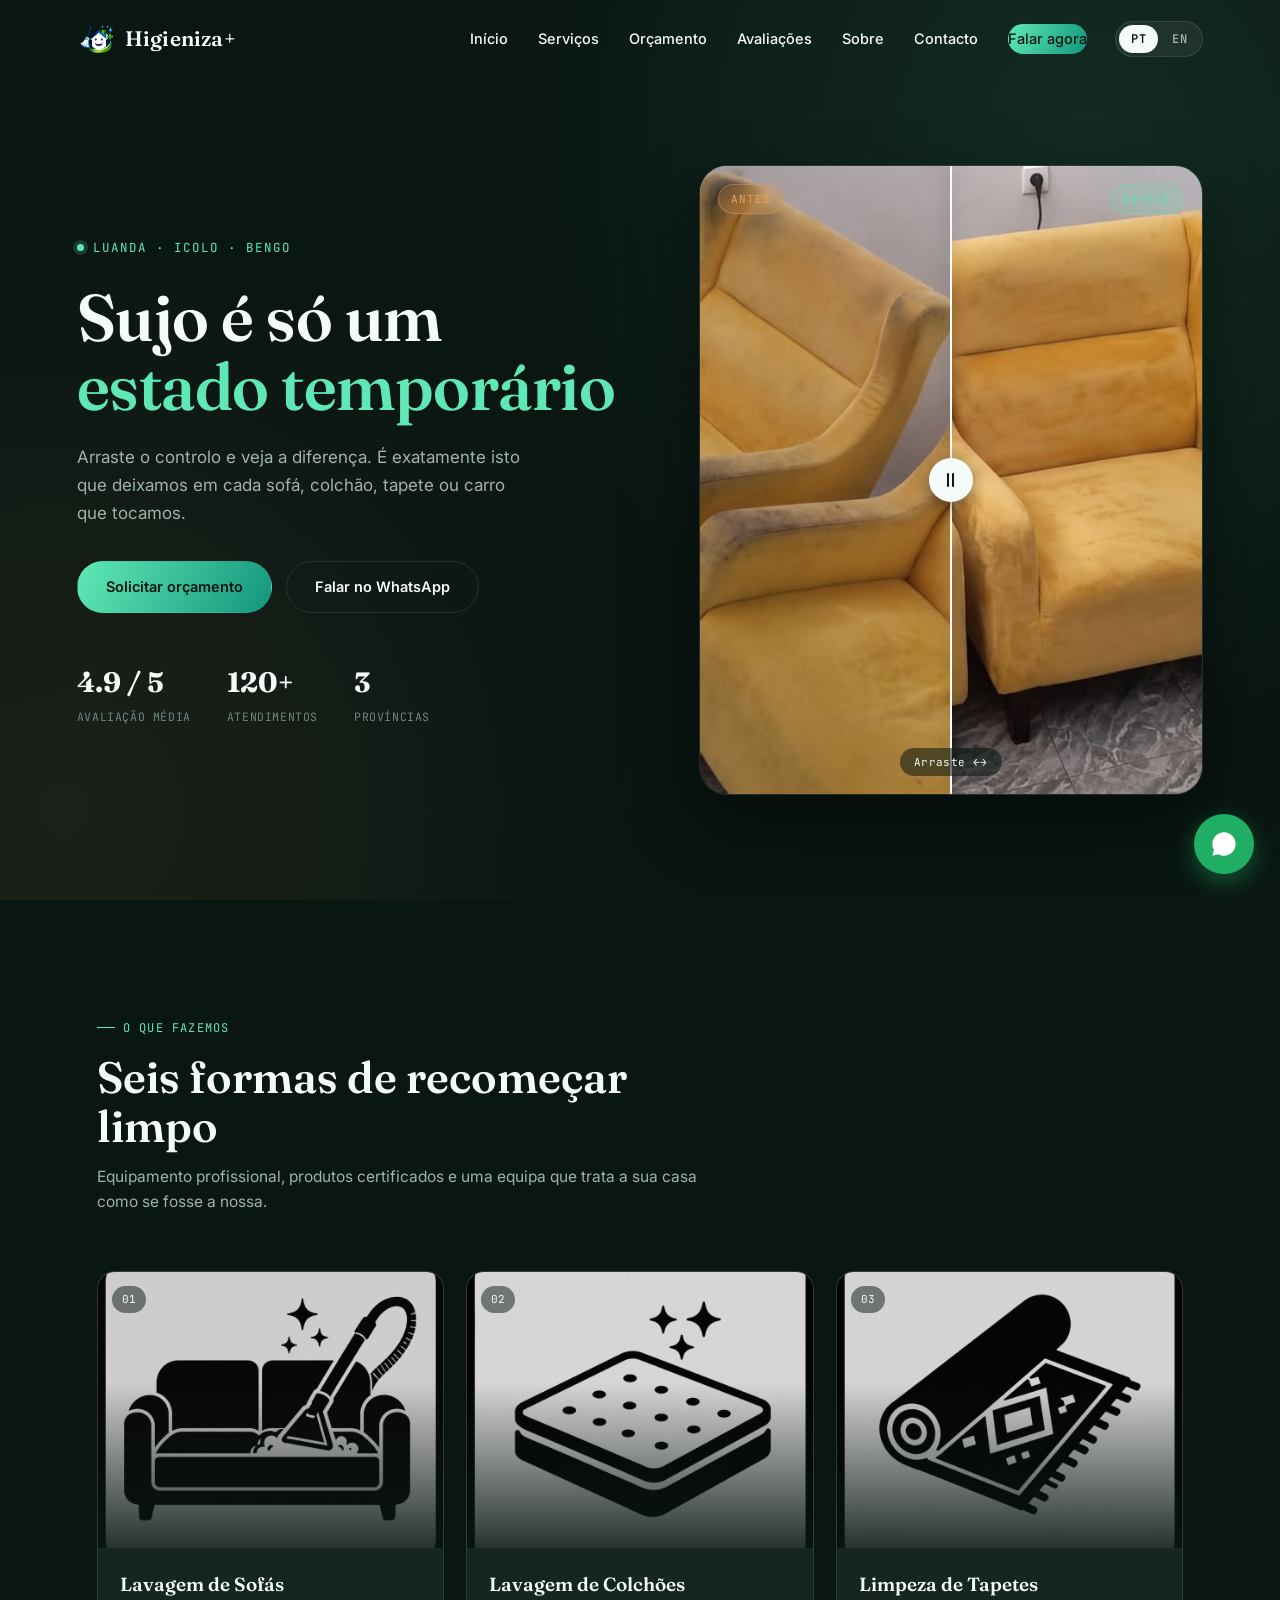
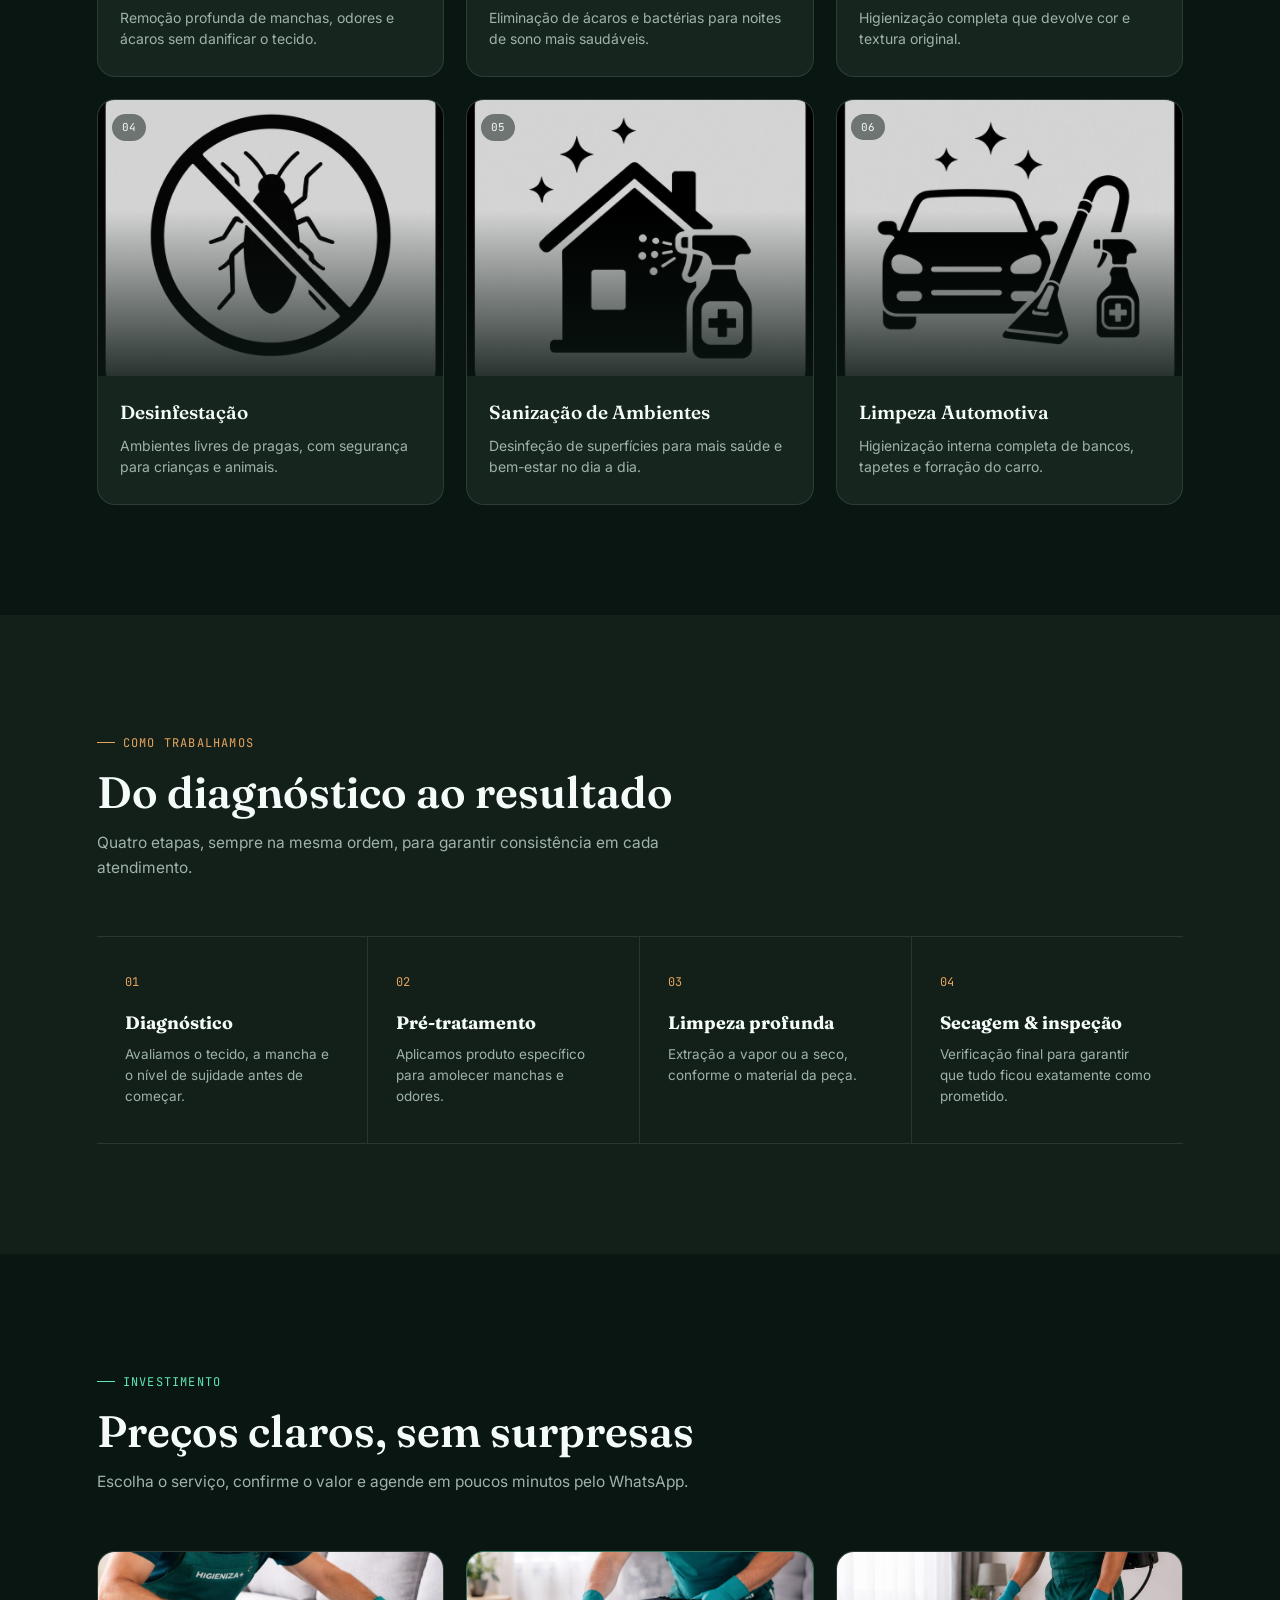
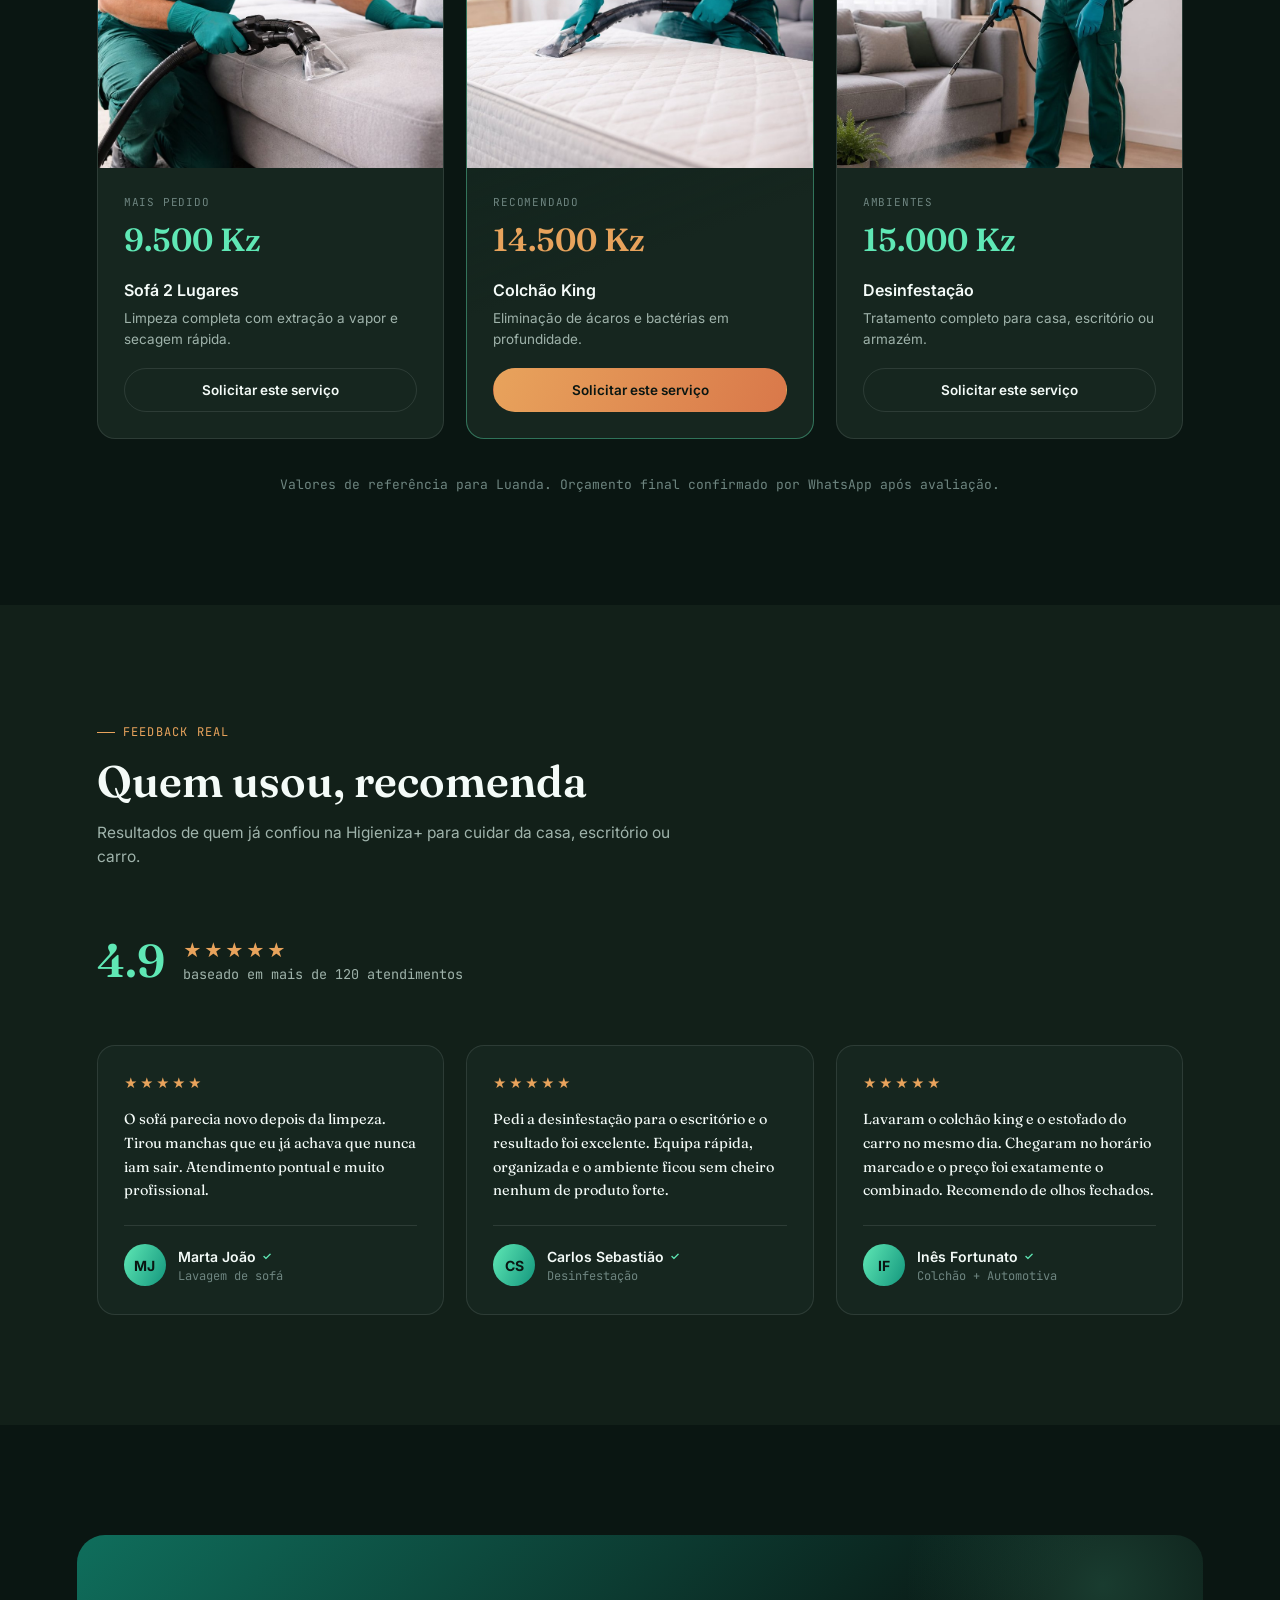
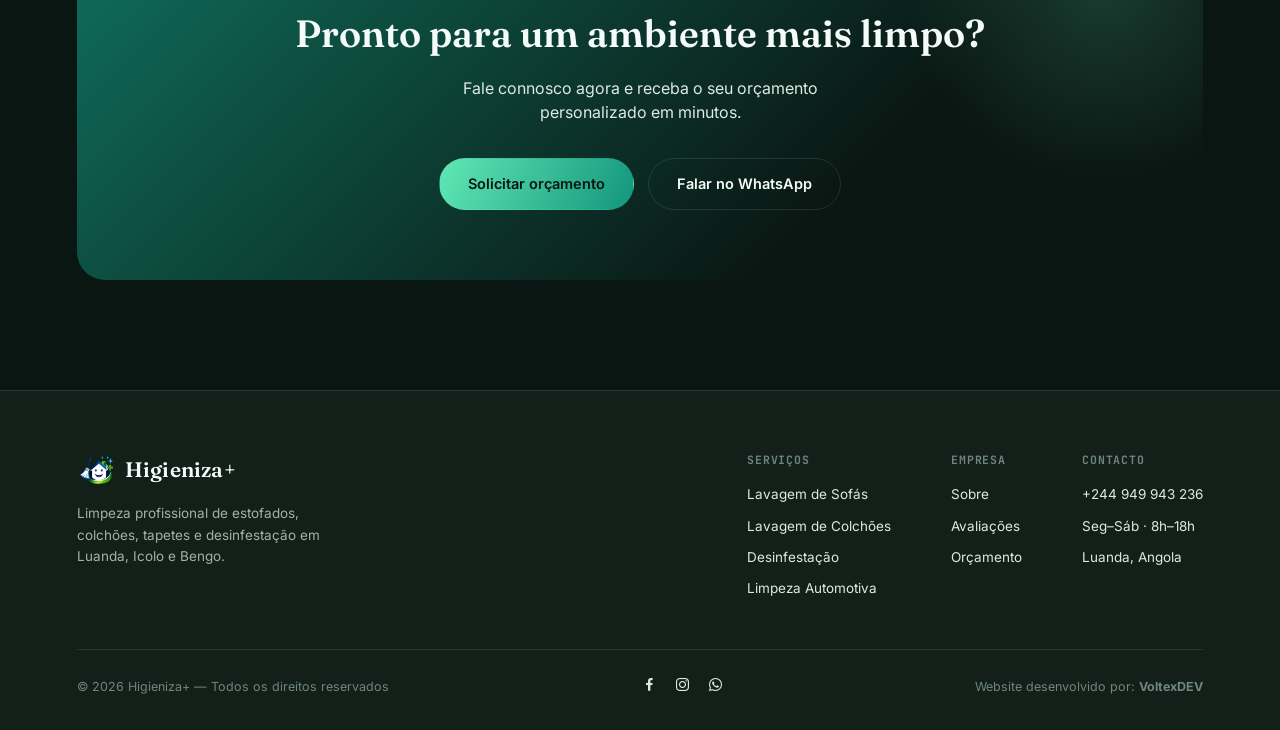
<file: index.html>
<!DOCTYPE html>
<html lang="pt">
<head>
<meta charset="UTF-8">
<meta http-equiv="X-UA-Compatible" content="IE=edge">
<meta name="viewport" content="width=device-width, initial-scale=1.0">
<meta name="description" content="Higieniza+ — limpeza profissional de sofás, colchões, tapetes, carros e desinfestação de ambientes em Luanda, Icolo e Bengo.">
<title>Higieniza+ | Limpeza profissional de estofados</title>

<link rel="icon" type="image/png" href="images/favicon.png">
<link rel="stylesheet" href="css/style.css">
<link rel="preconnect" href="https://fonts.googleapis.com">
<link rel="preconnect" href="https://fonts.gstatic.com" crossorigin>
<link href="https://fonts.googleapis.com/css2?family=Fraunces:opsz,wght@9..144,500;9..144,600&family=Inter:wght@400;500;600;700&family=JetBrains+Mono:wght@500&display=swap" rel="stylesheet">
<link href='https://unpkg.com/boxicons@2.1.4/css/boxicons.min.css' rel='stylesheet'>
</head>
<body>

<!-- LOADER -->
<div id="loader" aria-hidden="true">
    <div class="loader-mark">Higieniza+</div>
    <div class="loader-bar"></div>
</div>

<!-- NAVBAR -->
<nav id="mainNav">
    <a href="index.html" class="brand">
        <img src="images/logo-icon.png" alt="Higieniza+" class="mark-logo">
        Higieniza+
    </a>

    <button class="nav-toggle" id="navToggle" aria-label="Abrir menu" aria-expanded="false" aria-controls="navMenu">
        <span></span><span></span><span></span>
    </button>

    <div class="nav-right">
        <ul class="navbar" id="navMenu">
            <a href="#home" data-i18n="nav.home">Início</a>
            <a href="#services" data-i18n="nav.services">Serviços</a>
            <a href="#pricing" data-i18n="nav.pricing">Orçamento</a>
            <a href="#testimonials" data-i18n="nav.testimonials">Avaliações</a>
            <a href="about.html" data-i18n="nav.about">Sobre</a>
            <a href="contact.html" data-i18n="nav.contact">Contacto</a>
            <a href="https://wa.me/244949943236" class="nav-cta" target="_blank" rel="noopener" data-i18n="nav.cta">Falar agora</a>
        </ul>

        <div class="lang-switch">
            <button data-lang="pt">PT</button>
            <button data-lang="en">EN</button>
        </div>
    </div>
</nav>

<!-- HERO -->
<section class="hero" id="home">
    <div class="hero-grid">

        <div>
            <span class="hero-eyebrow" data-i18n="hero.eyebrow">Luanda · Icolo · Bengo</span>
            <h1>
                <span data-i18n="hero.title1">Sujo é só um</span><br>
                <em data-i18n="hero.title2">estado temporário</em>
            </h1>
            <p class="hero-lede" data-i18n="hero.lede">Arraste o controlo e veja a diferença. É exatamente isto que deixamos em cada sofá, colchão, tapete ou carro que tocamos.</p>

            <div class="hero-actions">
                <a href="contact.html" class="btn btn-primary" data-i18n="hero.cta1">Solicitar orçamento</a>
                <a href="https://wa.me/244949943236" target="_blank" rel="noopener" class="btn btn-ghost" data-i18n="hero.cta2">Falar no WhatsApp</a>
            </div>

            <div class="hero-stats">
                <div class="hero-stat">
                    <b data-i18n="hero.stat1n">4.9 / 5</b>
                    <span data-i18n="hero.stat1l">avaliação média</span>
                </div>
                <div class="hero-stat">
                    <b data-i18n="hero.stat2n">120+</b>
                    <span data-i18n="hero.stat2l">atendimentos</span>
                </div>
                <div class="hero-stat">
                    <b data-i18n="hero.stat3n">3</b>
                    <span data-i18n="hero.stat3l">províncias</span>
                </div>
            </div>
        </div>

        <div class="compare reveal">
            <span class="compare-tag tag-after" data-i18n="compare.after">Depois</span>
            <span class="compare-tag tag-before" data-i18n="compare.before">Antes</span>

            <img class="compare-img compare-after" src="images/hero-after.jpg" alt="Sofá limpo e estofado após higienização profissional">

            <div class="compare-before-wrap">
                <img src="images/hero-before.jpg" alt="Sofá antes da limpeza profissional">
            </div>

            <div class="compare-handle">
                <div class="compare-grip"><span></span><span></span></div>
            </div>

            <span class="compare-hint" data-i18n="compare.hint">Arraste ←→</span>
        </div>

    </div>
</section>

<!-- SERVIÇOS -->
<section id="services">
    <div class="container-w">
        <div class="section-head">
            <span class="eyebrow" data-i18n="services.eyebrow">O que fazemos</span>
            <h2 data-i18n="services.title">Seis formas de recomeçar limpo</h2>
            <p data-i18n="services.lede">Equipamento profissional, produtos certificados e uma equipa que trata a sua casa como se fosse a nossa.</p>
        </div>

        <div class="services-grid">

            <div class="service-card reveal">
                <div class="service-media">
                    <span class="service-num">01</span>
                    <img src="images/service-01-sofas.jpg" alt="Lavagem de sofás" loading="lazy">
                </div>
                <div class="service-body">
                    <h4 data-i18n="s1.title">Lavagem de Sofás</h4>
                    <p data-i18n="s1.desc">Remoção profunda de manchas, odores e ácaros sem danificar o tecido.</p>
                </div>
            </div>

            <div class="service-card reveal">
                <div class="service-media">
                    <span class="service-num">02</span>
                    <img src="images/service-02-colchoes.jpg" alt="Lavagem de colchões" loading="lazy">
                </div>
                <div class="service-body">
                    <h4 data-i18n="s2.title">Lavagem de Colchões</h4>
                    <p data-i18n="s2.desc">Eliminação de ácaros e bactérias para noites de sono mais saudáveis.</p>
                </div>
            </div>

            <div class="service-card reveal">
                <div class="service-media">
                    <span class="service-num">03</span>
                    <img src="images/service-03-tapetes.jpg" alt="Limpeza de tapetes" loading="lazy">
                </div>
                <div class="service-body">
                    <h4 data-i18n="s3.title">Limpeza de Tapetes</h4>
                    <p data-i18n="s3.desc">Higienização completa que devolve cor e textura original.</p>
                </div>
            </div>

            <div class="service-card reveal">
                <div class="service-media">
                    <span class="service-num">04</span>
                    <img src="images/service-04-desinfestacao.jpg" alt="Desinfestação de pragas" loading="lazy">
                </div>
                <div class="service-body">
                    <h4 data-i18n="s4.title">Desinfestação</h4>
                    <p data-i18n="s4.desc">Ambientes livres de pragas, com segurança para crianças e animais.</p>
                </div>
            </div>

            <div class="service-card reveal">
                <div class="service-media">
                    <span class="service-num">05</span>
                    <img src="images/service-05-sanizacao.jpg" alt="Sanização de ambientes" loading="lazy">
                </div>
                <div class="service-body">
                    <h4 data-i18n="s5.title">Sanização de Ambientes</h4>
                    <p data-i18n="s5.desc">Desinfeção de superfícies para mais saúde e bem-estar no dia a dia.</p>
                </div>
            </div>

            <div class="service-card reveal">
                <div class="service-media">
                    <span class="service-num">06</span>
                    <img src="images/service-06-automotiva.jpg" alt="Limpeza automotiva" loading="lazy">
                </div>
                <div class="service-body">
                    <h4 data-i18n="s6.title">Limpeza Automotiva</h4>
                    <p data-i18n="s6.desc">Higienização interna completa de bancos, tapetes e forração do carro.</p>
                </div>
            </div>

        </div>
    </div>
</section>

<!-- PROCESSO -->
<section class="bg-soft">
    <div class="container-w">
        <div class="section-head">
            <span class="eyebrow clay" data-i18n="process.eyebrow">Como trabalhamos</span>
            <h2 data-i18n="process.title">Do diagnóstico ao resultado</h2>
            <p data-i18n="process.lede">Quatro etapas, sempre na mesma ordem, para garantir consistência em cada atendimento.</p>
        </div>

        <div class="process reveal">
            <div class="process-step">
                <span class="step-no">01</span>
                <h4 data-i18n="p1.title">Diagnóstico</h4>
                <p data-i18n="p1.desc">Avaliamos o tecido, a mancha e o nível de sujidade antes de começar.</p>
            </div>
            <div class="process-step">
                <span class="step-no">02</span>
                <h4 data-i18n="p2.title">Pré-tratamento</h4>
                <p data-i18n="p2.desc">Aplicamos produto específico para amolecer manchas e odores.</p>
            </div>
            <div class="process-step">
                <span class="step-no">03</span>
                <h4 data-i18n="p3.title">Limpeza profunda</h4>
                <p data-i18n="p3.desc">Extração a vapor ou a seco, conforme o material da peça.</p>
            </div>
            <div class="process-step">
                <span class="step-no">04</span>
                <h4 data-i18n="p4.title">Secagem &amp; inspeção</h4>
                <p data-i18n="p4.desc">Verificação final para garantir que tudo ficou exatamente como prometido.</p>
            </div>
        </div>
    </div>
</section>

<!-- ORÇAMENTO -->
<section id="pricing">
    <div class="container-w">
        <div class="section-head">
            <span class="eyebrow" data-i18n="pricing.eyebrow">Investimento</span>
            <h2 data-i18n="pricing.title">Preços claros, sem surpresas</h2>
            <p data-i18n="pricing.lede">Escolha o serviço, confirme o valor e agende em poucos minutos pelo WhatsApp.</p>
        </div>

        <div class="pricing-grid">

            <div class="price-card reveal">
                <div class="price-media">
                    <img src="images/pricing-sofa.jpg" alt="Sofá 2 lugares" loading="lazy">
                </div>
                <div class="price-body">
                    <span class="price-tag" data-i18n="pr1.tag">Mais pedido</span>
                    <div class="price-amount">9.500 Kz</div>
                    <h4 data-i18n="pr1.title">Sofá 2 Lugares</h4>
                    <p data-i18n="pr1.desc">Limpeza completa com extração a vapor e secagem rápida.</p>
                    <a href="https://wa.me/244949943236?text=Ol%C3%A1!%20Quero%20solicitar%20a%20limpeza%20de%20sof%C3%A1%202%20lugares." target="_blank" rel="noopener" class="btn btn-ghost" data-i18n="pricing.btn">Solicitar este serviço</a>
                </div>
            </div>

            <div class="price-card featured reveal">
                <div class="price-media">
                    <img src="images/pricing-colchao.jpg" alt="Colchão king" loading="lazy">
                </div>
                <div class="price-body">
                    <span class="price-tag" data-i18n="pr2.tag">Recomendado</span>
                    <div class="price-amount">14.500 Kz</div>
                    <h4 data-i18n="pr2.title">Colchão King</h4>
                    <p data-i18n="pr2.desc">Eliminação de ácaros e bactérias em profundidade.</p>
                    <a href="https://wa.me/244949943236?text=Ol%C3%A1!%20Quero%20solicitar%20a%20limpeza%20de%20colch%C3%A3o%20king." target="_blank" rel="noopener" class="btn btn-clay" data-i18n="pricing.btn">Solicitar este serviço</a>
                </div>
            </div>

            <div class="price-card reveal">
                <div class="price-media">
                    <img src="images/pricing-desinfestacao.jpg" alt="Desinfestação de ambiente" loading="lazy">
                </div>
                <div class="price-body">
                    <span class="price-tag" data-i18n="pr3.tag">Ambientes</span>
                    <div class="price-amount">15.000 Kz</div>
                    <h4 data-i18n="pr3.title">Desinfestação</h4>
                    <p data-i18n="pr3.desc">Tratamento completo para casa, escritório ou armazém.</p>
                    <a href="https://wa.me/244949943236?text=Ol%C3%A1!%20Quero%20solicitar%20uma%20desinfesta%C3%A7%C3%A3o." target="_blank" rel="noopener" class="btn btn-ghost" data-i18n="pricing.btn">Solicitar este serviço</a>
                </div>
            </div>

        </div>

        <p style="text-align:center; color:var(--muted-soft); font-size:13px; margin-top:36px; font-family:var(--mono);" data-i18n="pricing.note">Valores de referência para Luanda. Orçamento final confirmado por WhatsApp após avaliação.</p>
    </div>
</section>

<!-- DEPOIMENTOS -->
<section class="bg-soft" id="testimonials">
    <div class="container-w">
        <div class="section-head">
            <span class="eyebrow clay" data-i18n="testi.eyebrow">Feedback real</span>
            <h2 data-i18n="testi.title">Quem usou, recomenda</h2>
            <p data-i18n="testi.lede">Resultados de quem já confiou na Higieniza+ para cuidar da casa, escritório ou carro.</p>
        </div>

        <div class="rating-summary reveal">
            <span class="rating-score">4.9</span>
            <div>
                <div class="rating-stars" aria-hidden="true">★★★★★</div>
                <div class="rating-meta" data-i18n="testi.meta">baseado em mais de 120 atendimentos</div>
            </div>
        </div>

        <div class="testimonial-grid">

            <div class="testimonial-card reveal">
                <div class="testimonial-stars" aria-hidden="true">★★★★★</div>
                <p class="testimonial-text" data-i18n="t1.text">O sofá parecia novo depois da limpeza. Tirou manchas que eu já achava que nunca iam sair. Atendimento pontual e muito profissional.</p>
                <div class="testimonial-author">
                    <div class="testimonial-avatar">MJ</div>
                    <div>
                        <div class="testimonial-name">Marta João <span class="verified-badge">✓</span></div>
                        <div class="testimonial-service" data-i18n="t1.service">Lavagem de sofá</div>
                    </div>
                </div>
            </div>

            <div class="testimonial-card reveal">
                <div class="testimonial-stars" aria-hidden="true">★★★★★</div>
                <p class="testimonial-text" data-i18n="t2.text">Pedi a desinfestação para o escritório e o resultado foi excelente. Equipa rápida, organizada e o ambiente ficou sem cheiro nenhum de produto forte.</p>
                <div class="testimonial-author">
                    <div class="testimonial-avatar">CS</div>
                    <div>
                        <div class="testimonial-name">Carlos Sebastião <span class="verified-badge">✓</span></div>
                        <div class="testimonial-service" data-i18n="t2.service">Desinfestação</div>
                    </div>
                </div>
            </div>

            <div class="testimonial-card reveal">
                <div class="testimonial-stars" aria-hidden="true">★★★★★</div>
                <p class="testimonial-text" data-i18n="t3.text">Lavaram o colchão king e o estofado do carro no mesmo dia. Chegaram no horário marcado e o preço foi exatamente o combinado. Recomendo de olhos fechados.</p>
                <div class="testimonial-author">
                    <div class="testimonial-avatar">IF</div>
                    <div>
                        <div class="testimonial-name">Inês Fortunato <span class="verified-badge">✓</span></div>
                        <div class="testimonial-service" data-i18n="t3.service">Colchão + Automotiva</div>
                    </div>
                </div>
            </div>

        </div>
    </div>
</section>

<!-- CTA FINAL -->
<section>
    <div class="cta-final reveal">
        <h2 data-i18n="cta.title">Pronto para um ambiente mais limpo?</h2>
        <p data-i18n="cta.lede">Fale connosco agora e receba o seu orçamento personalizado em minutos.</p>
        <div class="hero-actions">
            <a href="contact.html" class="btn btn-primary" data-i18n="cta.btn1">Solicitar orçamento</a>
            <a href="https://wa.me/244949943236" target="_blank" rel="noopener" class="btn btn-ghost" data-i18n="cta.btn2">Falar no WhatsApp</a>
        </div>
    </div>
</section>

<!-- FOOTER -->
<footer class="footer">
    <div class="footer-top">
        <div class="footer-brand">
            <a href="index.html" class="brand"><img src="images/logo-icon.png" alt="Higieniza+" class="mark-logo">Higieniza+</a>
            <p data-i18n="footer.desc">Limpeza profissional de estofados, colchões, tapetes e desinfestação em Luanda, Icolo e Bengo.</p>
        </div>

        <div class="footer-cols">
            <div class="footer-col">
                <h5 data-i18n="footer.services">Serviços</h5>
                <a href="#services" data-i18n="s1.title">Lavagem de Sofás</a>
                <a href="#services" data-i18n="s2.title">Lavagem de Colchões</a>
                <a href="#services" data-i18n="s4.title">Desinfestação</a>
                <a href="#services" data-i18n="s6.title">Limpeza Automotiva</a>
            </div>
            <div class="footer-col">
                <h5 data-i18n="footer.company">Empresa</h5>
                <a href="about.html" data-i18n="nav.about">Sobre</a>
                <a href="#testimonials" data-i18n="nav.testimonials">Avaliações</a>
                <a href="#pricing" data-i18n="nav.pricing">Orçamento</a>
            </div>
            <div class="footer-col">
                <h5 data-i18n="footer.contact">Contacto</h5>
                <span>+244 949 943 236</span>
                <span data-i18n="footer.hours">Seg–Sáb · 8h–18h</span>
                <span>Luanda, Angola</span>
            </div>
        </div>
    </div>

    <div class="footer-bottom">
        <p data-i18n="footer.rights">© 2026 Higieniza+ — Todos os direitos reservados</p>
        <div class="footer-socials">
            <a href="#" aria-label="Facebook"><i class='bx bxl-facebook'></i></a>
            <a href="#" aria-label="Instagram"><i class='bx bxl-instagram'></i></a>
            <a href="https://wa.me/244949943236" target="_blank" rel="noopener" aria-label="WhatsApp"><i class='bx bxl-whatsapp'></i></a>
        </div>
        <p><span data-i18n="footer.dev">Website desenvolvido por:</span> <strong>VoltexDEV</strong></p>
    </div>
</footer>

<!-- WHATSAPP FLUTUANTE -->
<a href="https://wa.me/244949943236" class="whatsapp-fab" target="_blank" rel="noopener" aria-label="Falar no WhatsApp">
    <svg viewBox="0 0 24 24" fill="currentColor"><path d="M17.5 14.4c-.3-.1-1.6-.8-1.9-.9-.2-.1-.4-.1-.6.1-.2.2-.6.9-.8 1.1-.1.2-.3.2-.5.1-1.3-.6-2.3-1.4-3.1-2.7-.1-.2-.1-.4.1-.6.2-.2.4-.5.6-.7.1-.1.1-.3.1-.5-.1-.2-.6-1.5-.8-2-.2-.5-.4-.4-.6-.4h-.5c-.2 0-.5.1-.7.3-.7.7-1 1.5-1 2.5.1 1.1.5 2.2 1.2 3.2 1.5 2.1 3.3 3.6 5.7 4.4.6.2 1.1.3 1.6.2.7-.1 1.6-.7 1.9-1.4.3-.7.3-1.3.2-1.4-.1-.2-.3-.2-.6-.3zM12 2C6.5 2 2 6.5 2 12c0 1.9.5 3.6 1.4 5.1L2 22l5.1-1.3c1.4.8 3.1 1.3 4.9 1.3 5.5 0 10-4.5 10-10S17.5 2 12 2z"/></svg>
</a>

<script src="js/i18n.js"></script>
<script src="js/main.js"></script>
</body>
</html>
</file>
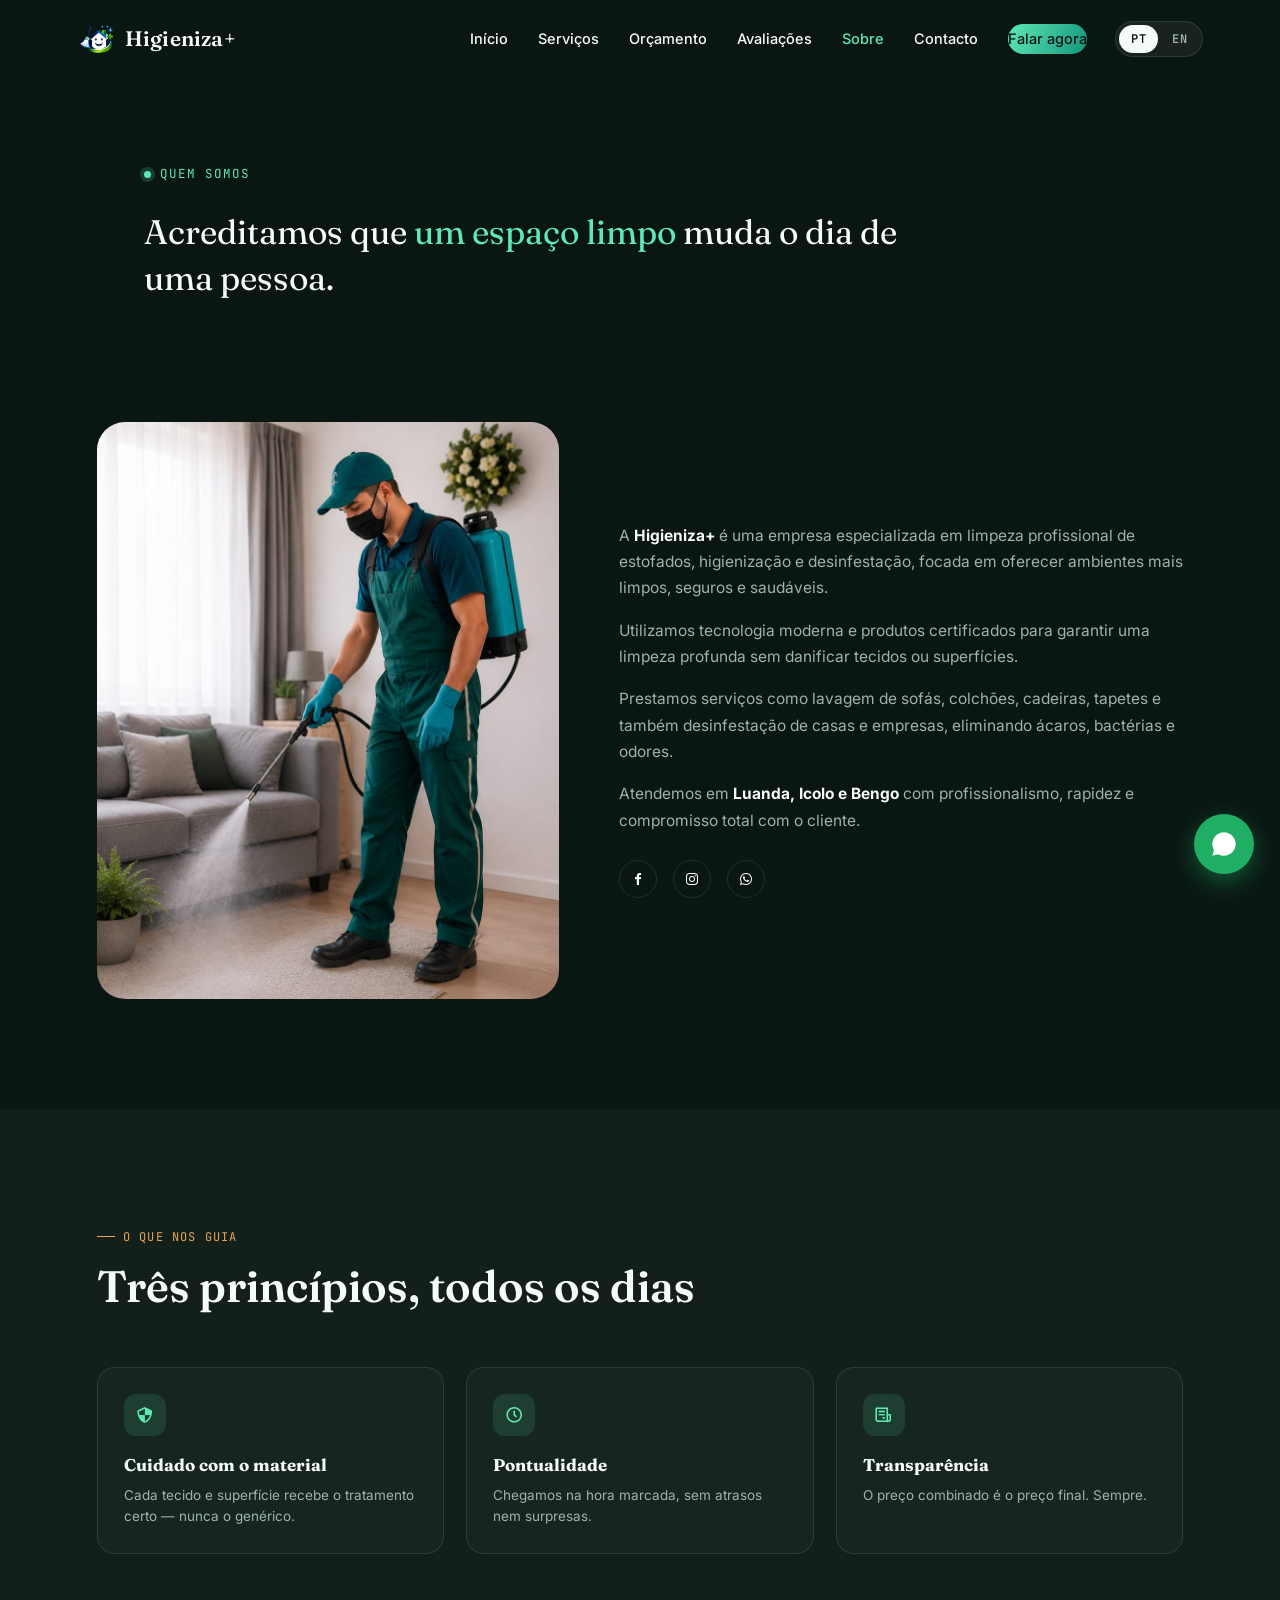
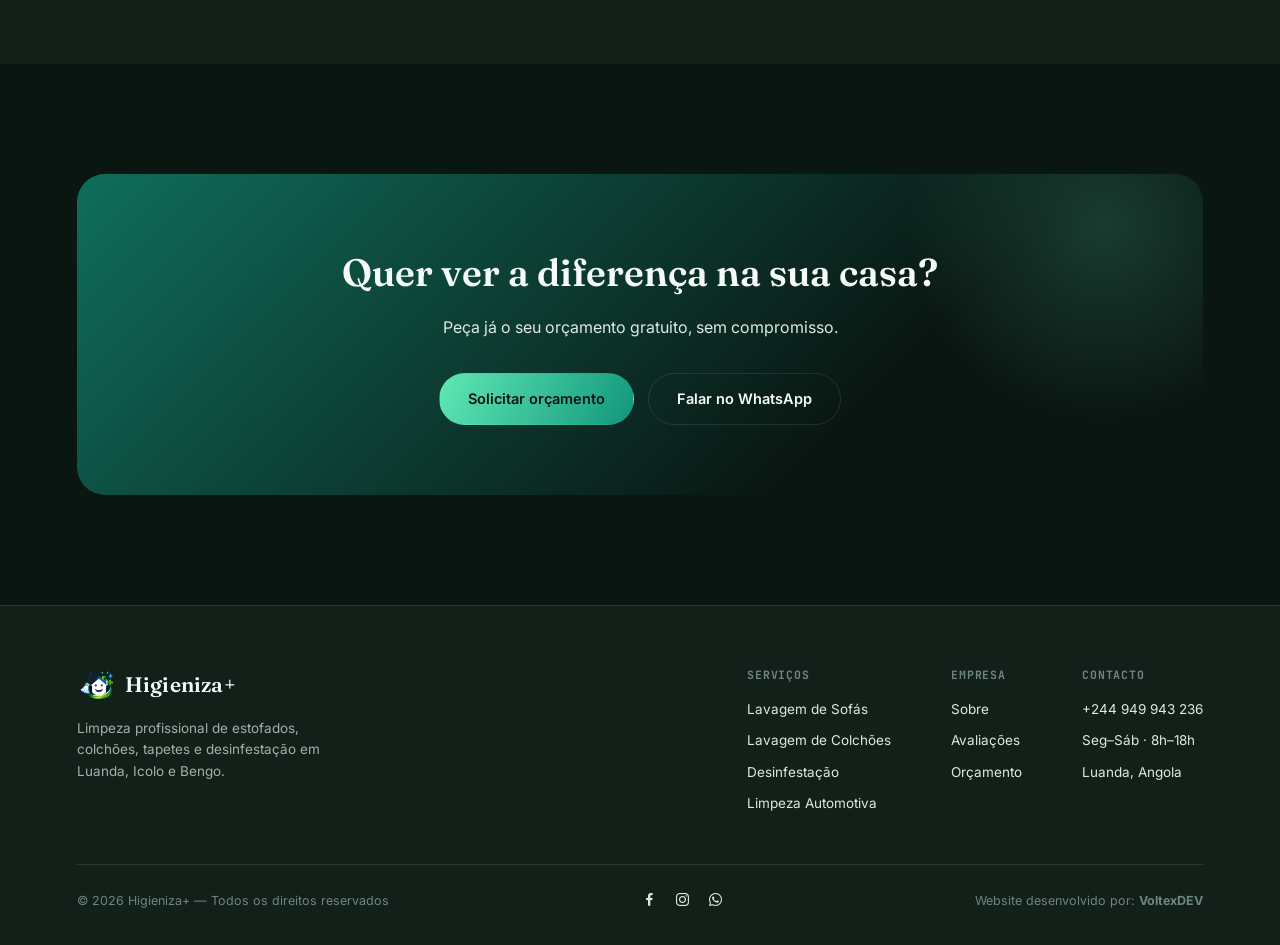
<file: about.html>
<!DOCTYPE html>
<html lang="pt">
<head>
<meta charset="UTF-8">
<meta name="viewport" content="width=device-width, initial-scale=1.0">
<meta name="description" content="Higieniza+ é especializada em limpeza profissional de estofados, higienização e desinfestação em Luanda, Icolo e Bengo.">
<title>Sobre - Higieniza+</title>

<link rel="icon" type="image/png" href="images/favicon.png">

<link rel="stylesheet" href="css/style.css">

<link rel="preconnect" href="https://fonts.googleapis.com">
<link rel="preconnect" href="https://fonts.gstatic.com" crossorigin>
<link href="https://fonts.googleapis.com/css2?family=Fraunces:opsz,wght@9..144,500;9..144,600&family=Inter:wght@400;500;600;700&family=JetBrains+Mono:wght@500&display=swap" rel="stylesheet">

<link href='https://unpkg.com/boxicons@2.1.4/css/boxicons.min.css' rel='stylesheet'>
</head>
<body>

<!-- LOADER -->
<div id="loader" aria-hidden="true">
    <div class="loader-mark">Higieniza+</div>
    <div class="loader-bar"></div>
</div>

<!-- NAVBAR -->
<nav id="mainNav" class="scrolled">
    <a href="index.html" class="brand">
        <img src="images/logo-icon.png" alt="Higieniza+" class="mark-logo">
        Higieniza+
    </a>

    <button class="nav-toggle" id="navToggle" aria-label="Abrir menu" aria-expanded="false" aria-controls="navMenu">
        <span></span><span></span><span></span>
    </button>

    <div class="nav-right">
        <ul class="navbar" id="navMenu">
            <a href="index.html" data-i18n="nav.home">Início</a>
            <a href="index.html#services" data-i18n="nav.services">Serviços</a>
            <a href="index.html#pricing" data-i18n="nav.pricing">Orçamento</a>
            <a href="index.html#testimonials" data-i18n="nav.testimonials">Avaliações</a>
            <a href="about.html" class="active" data-i18n="nav.about">Sobre</a>
            <a href="contact.html" data-i18n="nav.contact">Contacto</a>
            <a href="https://wa.me/244949943236" class="nav-cta" target="_blank" rel="noopener" data-i18n="nav.cta">Falar agora</a>
        </ul>

        <div class="lang-switch">
            <button data-lang="pt">PT</button>
            <button data-lang="en">EN</button>
        </div>
    </div>
</nav>

<!-- LEAD -->
<section class="about-hero">
    <div class="container-w">
        <span class="hero-eyebrow" data-i18n="about.eyebrow">Quem somos</span>
        <p class="about-lead reveal">
            <span data-i18n="about.lead1">Acreditamos que </span><em data-i18n="about.lead2">um espaço limpo</em><span data-i18n="about.lead3"> muda o dia de uma pessoa.</span>
        </p>
    </div>
</section>

<!-- SPLIT -->
<section style="padding-top:50px;">
    <div class="container-w">
        <div class="about-split">

            <div class="about-media reveal">
                <img src="images/about-team.jpg" alt="Profissional da Higieniza+ a realizar desinfestação numa sala">
            </div>

            <div class="about-text reveal">
                <p data-i18n="about.p1">A <strong>Higieniza+</strong> é uma empresa especializada em limpeza profissional de estofados, higienização e desinfestação, focada em oferecer ambientes mais limpos, seguros e saudáveis.</p>
                <p data-i18n="about.p2">Utilizamos tecnologia moderna e produtos certificados para garantir uma limpeza profunda sem danificar tecidos ou superfícies.</p>
                <p data-i18n="about.p3">Prestamos serviços como lavagem de sofás, colchões, cadeiras, tapetes e também desinfestação de casas e empresas, eliminando ácaros, bactérias e odores.</p>
                <p data-i18n="about.p4">Atendemos em <strong>Luanda, Icolo e Bengo</strong> com profissionalismo, rapidez e compromisso total com o cliente.</p>

                <div class="social-icons">
                    <a href="#" aria-label="Facebook"><i class='bx bxl-facebook'></i></a>
                    <a href="#" aria-label="Instagram"><i class='bx bxl-instagram'></i></a>
                    <a href="https://wa.me/244949943236" target="_blank" rel="noopener" aria-label="WhatsApp"><i class='bx bxl-whatsapp'></i></a>
                </div>
            </div>

        </div>
    </div>
</section>

<!-- VALORES -->
<section class="bg-soft">
    <div class="container-w">
        <div class="section-head">
            <span class="eyebrow clay" data-i18n="about.values.eyebrow">O que nos guia</span>
            <h2 data-i18n="about.values.title">Três princípios, todos os dias</h2>
        </div>

        <div class="values-grid">
            <div class="value-card reveal">
                <div class="v-icon"><i class='bx bx-shield-quarter'></i></div>
                <h4 data-i18n="v1.title">Cuidado com o material</h4>
                <p data-i18n="v1.desc">Cada tecido e superfície recebe o tratamento certo — nunca o genérico.</p>
            </div>
            <div class="value-card reveal">
                <div class="v-icon"><i class='bx bx-time-five'></i></div>
                <h4 data-i18n="v2.title">Pontualidade</h4>
                <p data-i18n="v2.desc">Chegamos na hora marcada, sem atrasos nem surpresas.</p>
            </div>
            <div class="value-card reveal">
                <div class="v-icon"><i class='bx bx-receipt'></i></div>
                <h4 data-i18n="v3.title">Transparência</h4>
                <p data-i18n="v3.desc">O preço combinado é o preço final. Sempre.</p>
            </div>
        </div>
    </div>
</section>

<!-- CTA -->
<section>
    <div class="cta-final reveal">
        <h2 data-i18n="about.cta.title">Quer ver a diferença na sua casa?</h2>
        <p data-i18n="about.cta.lede">Peça já o seu orçamento gratuito, sem compromisso.</p>
        <div class="hero-actions">
            <a href="contact.html" class="btn btn-primary" data-i18n="hero.cta1">Solicitar orçamento</a>
            <a href="https://wa.me/244949943236" target="_blank" rel="noopener" class="btn btn-ghost" data-i18n="hero.cta2">Falar no WhatsApp</a>
        </div>
    </div>
</section>

<!-- FOOTER -->
<footer class="footer">
    <div class="footer-top">
        <div class="footer-brand">
            <a href="index.html" class="brand"><img src="images/logo-icon.png" alt="Higieniza+" class="mark-logo">Higieniza+</a>
            <p data-i18n="footer.desc">Limpeza profissional de estofados, colchões, tapetes e desinfestação em Luanda, Icolo e Bengo.</p>
        </div>

        <div class="footer-cols">
            <div class="footer-col">
                <h5 data-i18n="footer.services">Serviços</h5>
                <a href="index.html#services" data-i18n="s1.title">Lavagem de Sofás</a>
                <a href="index.html#services" data-i18n="s2.title">Lavagem de Colchões</a>
                <a href="index.html#services" data-i18n="s4.title">Desinfestação</a>
                <a href="index.html#services" data-i18n="s6.title">Limpeza Automotiva</a>
            </div>
            <div class="footer-col">
                <h5 data-i18n="footer.company">Empresa</h5>
                <a href="about.html" data-i18n="nav.about">Sobre</a>
                <a href="index.html#testimonials" data-i18n="nav.testimonials">Avaliações</a>
                <a href="index.html#pricing" data-i18n="nav.pricing">Orçamento</a>
            </div>
            <div class="footer-col">
                <h5 data-i18n="footer.contact">Contacto</h5>
                <span>+244 949 943 236</span>
                <span data-i18n="footer.hours">Seg–Sáb · 8h–18h</span>
                <span>Luanda, Angola</span>
            </div>
        </div>
    </div>

    <div class="footer-bottom">
        <p data-i18n="footer.rights">© 2026 Higieniza+ — Todos os direitos reservados</p>
        <div class="footer-socials">
            <a href="#" aria-label="Facebook"><i class='bx bxl-facebook'></i></a>
            <a href="#" aria-label="Instagram"><i class='bx bxl-instagram'></i></a>
            <a href="https://wa.me/244949943236" target="_blank" rel="noopener" aria-label="WhatsApp"><i class='bx bxl-whatsapp'></i></a>
        </div>
        <p><span data-i18n="footer.dev">Website desenvolvido por:</span> <strong>VoltexDEV</strong></p>
    </div>
</footer>

<!-- WHATSAPP FLUTUANTE -->
<a href="https://wa.me/244949943236" class="whatsapp-fab" target="_blank" rel="noopener" aria-label="Falar no WhatsApp">
    <svg viewBox="0 0 24 24" fill="currentColor"><path d="M17.5 14.4c-.3-.1-1.6-.8-1.9-.9-.2-.1-.4-.1-.6.1-.2.2-.6.9-.8 1.1-.1.2-.3.2-.5.1-1.3-.6-2.3-1.4-3.1-2.7-.1-.2-.1-.4.1-.6.2-.2.4-.5.6-.7.1-.1.1-.3.1-.5-.1-.2-.6-1.5-.8-2-.2-.5-.4-.4-.6-.4h-.5c-.2 0-.5.1-.7.3-.7.7-1 1.5-1 2.5.1 1.1.5 2.2 1.2 3.2 1.5 2.1 3.3 3.6 5.7 4.4.6.2 1.1.3 1.6.2.7-.1 1.6-.7 1.9-1.4.3-.7.3-1.3.2-1.4-.1-.2-.3-.2-.6-.3zM12 2C6.5 2 2 6.5 2 12c0 1.9.5 3.6 1.4 5.1L2 22l5.1-1.3c1.4.8 3.1 1.3 4.9 1.3 5.5 0 10-4.5 10-10S17.5 2 12 2z"/></svg>
</a>

<script src="js/i18n.js"></script>
<script src="js/main.js"></script>
</body>
</html>
</file>
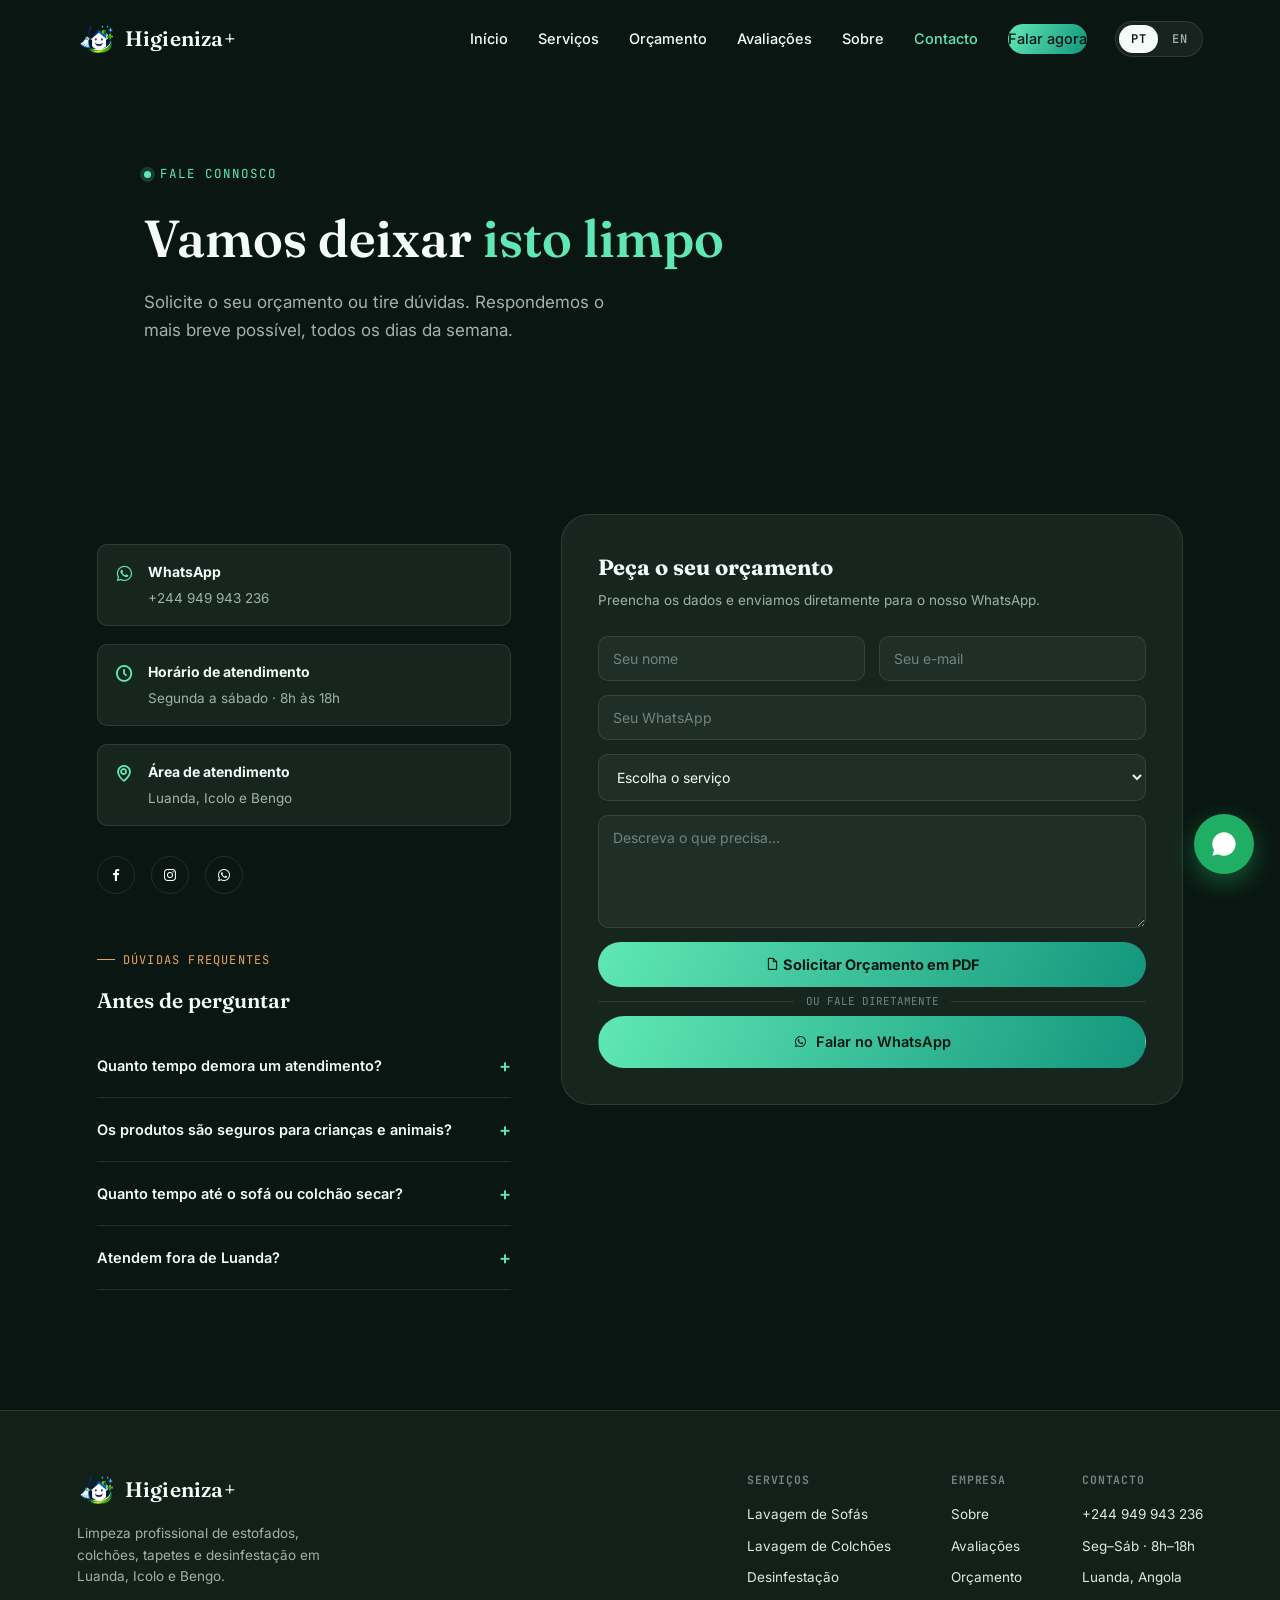
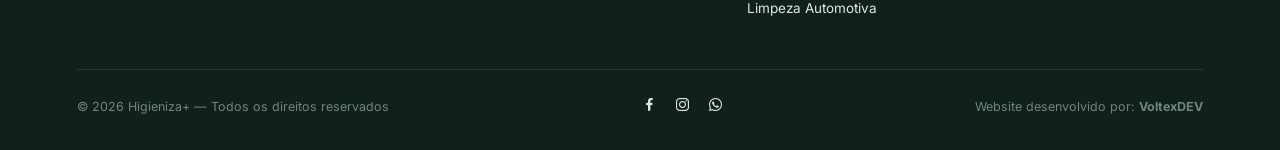
<file: contact.html>
<!DOCTYPE html>
<html lang="pt">
<head>
<meta charset="UTF-8">
<meta name="viewport" content="width=device-width, initial-scale=1.0">
<meta name="description" content="Entre em contacto com a Higieniza+ e solicite seu orçamento de limpeza de estofados, colchões, tapetes ou desinfestação.">
<title>Contacto - Higieniza+</title>

<link rel="icon" type="image/png" href="images/favicon.png">
<link rel="stylesheet" href="css/style.css">
<link rel="preconnect" href="https://fonts.googleapis.com">
<link rel="preconnect" href="https://fonts.gstatic.com" crossorigin>
<link href="https://fonts.googleapis.com/css2?family=Fraunces:opsz,wght@9..144,500;9..144,600&family=Inter:wght@400;500;600;700&family=JetBrains+Mono:wght@500&display=swap" rel="stylesheet">
<link href='https://unpkg.com/boxicons@2.1.4/css/boxicons.min.css' rel='stylesheet'>

<style>
    .submit-btn:disabled {
        opacity: 0.7;
        cursor: not-allowed;
    }
    .form-feedback {
        display: none;
        padding: 14px 18px;
        border-radius: 8px;
        margin-top: 14px;
        font-size: 14px;
        font-weight: 500;
    }
    .form-feedback.success {
        background: #eaf7f0;
        color: #1f7a4d;
        border: 1px solid #1f7a4d33;
    }
    .form-feedback.error {
        background: #fff0f0;
        color: #c0392b;
        border: 1px solid #c0392b33;
    }
    .spinner {
        display: inline-block;
        width: 14px;
        height: 14px;
        border: 2px solid #ffffff55;
        border-top-color: #fff;
        border-radius: 50%;
        animation: spin 0.7s linear infinite;
        margin-right: 8px;
        vertical-align: middle;
    }
    @keyframes spin { to { transform: rotate(360deg); } }
</style>
</head>
<body>

<!-- LOADER -->
<div id="loader" aria-hidden="true">
    <div class="loader-mark">Higieniza+</div>
    <div class="loader-bar"></div>
</div>

<!-- NAVBAR -->
<nav id="mainNav" class="scrolled">
    <a href="index.html" class="brand">
        <img src="images/logo-icon.png" alt="Higieniza+" class="mark-logo">
        Higieniza+
    </a>

    <button class="nav-toggle" id="navToggle" aria-label="Abrir menu" aria-expanded="false" aria-controls="navMenu">
        <span></span><span></span><span></span>
    </button>

    <div class="nav-right">
        <ul class="navbar" id="navMenu">
            <a href="index.html" data-i18n="nav.home">Início</a>
            <a href="index.html#services" data-i18n="nav.services">Serviços</a>
            <a href="index.html#pricing" data-i18n="nav.pricing">Orçamento</a>
            <a href="index.html#testimonials" data-i18n="nav.testimonials">Avaliações</a>
            <a href="about.html" data-i18n="nav.about">Sobre</a>
            <a href="contact.html" class="active" data-i18n="nav.contact">Contacto</a>
            <a href="https://wa.me/244949943236" class="nav-cta" target="_blank" rel="noopener" data-i18n="nav.cta">Falar agora</a>
        </ul>

        <div class="lang-switch">
            <button data-lang="pt">PT</button>
            <button data-lang="en">EN</button>
        </div>
    </div>
</nav>

<!-- LEAD -->
<section class="contact-hero">
    <div class="container-w">
        <span class="hero-eyebrow" data-i18n="contact.eyebrow">Fale connosco</span>
        <h1 style="font-family:var(--serif); font-size:clamp(34px,5vw,52px); font-weight:600; line-height:1.08;">
            <span data-i18n="contact.title1">Vamos deixar</span>
            <em style="color:var(--mint); font-style:normal;" data-i18n="contact.title2">isto limpo</em>
        </h1>
        <p class="hero-lede" data-i18n="contact.lede">Solicite o seu orçamento ou tire dúvidas. Respondemos o mais breve possível, todos os dias da semana.</p>
    </div>
</section>

<!-- GRID -->
<section style="padding-bottom:0;">
    <div class="container-w">
        <div class="contact-grid">

            <!-- INFO -->
            <div class="reveal">
                <div class="contact-channels">
                    <div class="contact-channel">
                        <i class='bx bxl-whatsapp'></i>
                        <div>
                            <strong data-i18n="ch1.title">WhatsApp</strong>
                            <span>+244 949 943 236</span>
                        </div>
                    </div>
                    <div class="contact-channel">
                        <i class='bx bx-time-five'></i>
                        <div>
                            <strong data-i18n="ch2.title">Horário de atendimento</strong>
                            <span data-i18n="ch2.value">Segunda a sábado · 8h às 18h</span>
                        </div>
                    </div>
                    <div class="contact-channel">
                        <i class='bx bx-map'></i>
                        <div>
                            <strong data-i18n="ch3.title">Área de atendimento</strong>
                            <span data-i18n="ch3.value">Luanda, Icolo e Bengo</span>
                        </div>
                    </div>
                </div>

                <div class="social-icons">
                    <a href="#" aria-label="Facebook"><i class='bx bxl-facebook'></i></a>
                    <a href="#" aria-label="Instagram"><i class='bx bxl-instagram'></i></a>
                    <a href="https://wa.me/244949943236" target="_blank" rel="noopener" aria-label="WhatsApp"><i class='bx bxl-whatsapp'></i></a>
                </div>

                <!-- FAQ -->
                <div style="margin-top:48px;">
                    <span class="eyebrow clay" data-i18n="faq.eyebrow">Dúvidas frequentes</span>
                    <h3 style="font-family:var(--serif); font-size:21px; font-weight:600; margin-bottom:6px;" data-i18n="faq.title">Antes de perguntar</h3>

                    <div class="faq-list">
                        <details class="faq-item">
                            <summary data-i18n="f1.q">Quanto tempo demora um atendimento?</summary>
                            <p data-i18n="f1.a">Em média entre 1h e 2h30, dependendo do tamanho e do número de peças a limpar.</p>
                        </details>
                        <details class="faq-item">
                            <summary data-i18n="f2.q">Os produtos são seguros para crianças e animais?</summary>
                            <p data-i18n="f2.a">Sim. Trabalhamos com produtos certificados, sem odor forte residual e seguros após a secagem.</p>
                        </details>
                        <details class="faq-item">
                            <summary data-i18n="f3.q">Quanto tempo até o sofá ou colchão secar?</summary>
                            <p data-i18n="f3.a">Normalmente entre 3 a 6 horas, dependendo da ventilação do ambiente.</p>
                        </details>
                        <details class="faq-item">
                            <summary data-i18n="f4.q">Atendem fora de Luanda?</summary>
                            <p data-i18n="f4.a">Sim, atendemos também Icolo e Bengo. Fale connosco para confirmar disponibilidade na sua zona.</p>
                        </details>
                    </div>
                </div>
            </div>

            <!-- FORM -->
            <div class="contact-form-wrap reveal">
                <h3 data-i18n="form.title">Peça o seu orçamento</h3>
                <p data-i18n="form.lede">Preencha os dados e receba o seu orçamento em PDF imediatamente.</p>

                <form id="orcamento-form" novalidate>
                    <input type="text"  id="nome"     placeholder="Seu nome"      required>
                    <input type="email" id="email"    placeholder="Seu e-mail"    required>
                    <input type="tel"   id="whatsapp" placeholder="Seu WhatsApp"  required class="full">

                    <select id="servico" class="full" required>
                        <option value="" disabled selected>Escolha o serviço</option>
                        <option value="Sofá de 2 lugares">Sofá de 2 lugares</option>
                        <option value="Sofá de 3 lugares">Sofá de 3 lugares</option>
                        <option value="Sofá de 4 lugares">Sofá de 4 lugares</option>
                        <option value="Sofá de 5 lugares">Sofá de 5 lugares</option>
                        <option value="Colchão solteiro">Colchão solteiro</option>
                        <option value="Colchão casal">Colchão casal</option>
                        <option value="Colchão king">Colchão king</option>
                        <option value="Cadeiras">Cadeiras</option>
                        <option value="Tapete (por m²)">Tapete (por m²)</option>
                        <option value="Poltrona">Poltrona</option>
                        <option value="Puff">Puff</option>
                        <option value="Casa ou Empresa (T1)">Desinfestação T1</option>
                        <option value="Casa ou Empresa (T2)">Desinfestação T2</option>
                        <option value="Casa ou Empresa (T3)">Desinfestação T3</option>
                        <option value="Casa ou Empresa (T4)">Desinfestação T4</option>
                    </select>

                    <textarea id="mensagem" class="full" placeholder="Descreva o que precisa..." rows="5"></textarea>

                    <button type="submit" class="submit-btn" id="submitBtn">
                        <i class='bx bx-file-blank'></i> Solicitar Orçamento em PDF
                    </button>
                </form>

                <!-- Feedback -->
                <div class="form-feedback success" id="feedbackSuccess">
                    ✅ PDF gerado com sucesso! O download deve ter iniciado automaticamente.
                </div>
                <div class="form-feedback error" id="feedbackError">
                    ❌ Ocorreu um erro. Tente novamente ou contacte-nos pelo WhatsApp.
                </div>

                <div class="contact-divider">ou fale diretamente</div>

                <a href="https://wa.me/244949943236" target="_blank" rel="noopener" class="btn btn-primary" style="width:100%; justify-content:center;">
                    <i class='bx bxl-whatsapp'></i> Falar no WhatsApp
                </a>
            </div>

        </div>
    </div>
</section>

<!-- FOOTER -->
<footer class="footer">
    <div class="footer-top">
        <div class="footer-brand">
            <a href="index.html" class="brand"><img src="images/logo-icon.png" alt="Higieniza+" class="mark-logo">Higieniza+</a>
            <p data-i18n="footer.desc">Limpeza profissional de estofados, colchões, tapetes e desinfestação em Luanda, Icolo e Bengo.</p>
        </div>

        <div class="footer-cols">
            <div class="footer-col">
                <h5 data-i18n="footer.services">Serviços</h5>
                <a href="index.html#services" data-i18n="s1.title">Lavagem de Sofás</a>
                <a href="index.html#services" data-i18n="s2.title">Lavagem de Colchões</a>
                <a href="index.html#services" data-i18n="s4.title">Desinfestação</a>
                <a href="index.html#services" data-i18n="s6.title">Limpeza Automotiva</a>
            </div>
            <div class="footer-col">
                <h5 data-i18n="footer.company">Empresa</h5>
                <a href="about.html" data-i18n="nav.about">Sobre</a>
                <a href="index.html#testimonials" data-i18n="nav.testimonials">Avaliações</a>
                <a href="index.html#pricing" data-i18n="nav.pricing">Orçamento</a>
            </div>
            <div class="footer-col">
                <h5 data-i18n="footer.contact">Contacto</h5>
                <span>+244 949 943 236</span>
                <span data-i18n="footer.hours">Seg–Sáb · 8h–18h</span>
                <span>Luanda, Angola</span>
            </div>
        </div>
    </div>

    <div class="footer-bottom">
        <p data-i18n="footer.rights">© 2026 Higieniza+ — Todos os direitos reservados</p>
        <div class="footer-socials">
            <a href="#" aria-label="Facebook"><i class='bx bxl-facebook'></i></a>
            <a href="#" aria-label="Instagram"><i class='bx bxl-instagram'></i></a>
            <a href="https://wa.me/244949943236" target="_blank" rel="noopener" aria-label="WhatsApp"><i class='bx bxl-whatsapp'></i></a>
        </div>
        <p><span data-i18n="footer.dev">Website desenvolvido por:</span> <strong>VoltexDEV</strong></p>
    </div>
</footer>

<!-- WHATSAPP FLUTUANTE -->
<a href="https://wa.me/244949943236" class="whatsapp-fab" target="_blank" rel="noopener" aria-label="Falar no WhatsApp">
    <svg viewBox="0 0 24 24" fill="currentColor"><path d="M17.5 14.4c-.3-.1-1.6-.8-1.9-.9-.2-.1-.4-.1-.6.1-.2.2-.6.9-.8 1.1-.1.2-.3.2-.5.1-1.3-.6-2.3-1.4-3.1-2.7-.1-.2-.1-.4.1-.6.2-.2.4-.5.6-.7.1-.1.1-.3.1-.5-.1-.2-.6-1.5-.8-2-.2-.5-.4-.4-.6-.4h-.5c-.2 0-.5.1-.7.3-.7.7-1 1.5-1 2.5.1 1.1.5 2.2 1.2 3.2 1.5 2.1 3.3 3.6 5.7 4.4.6.2 1.1.3 1.6.2.7-.1 1.6-.7 1.9-1.4.3-.7.3-1.3.2-1.4-.1-.2-.3-.2-.6-.3zM12 2C6.5 2 2 6.5 2 12c0 1.9.5 3.6 1.4 5.1L2 22l5.1-1.3c1.4.8 3.1 1.3 4.9 1.3 5.5 0 10-4.5 10-10S17.5 2 12 2z"/></svg>
</a>

<script src="js/i18n.js"></script>
<script src="js/main.js"></script>
<script>
const BACKEND = 'https://higienizaplus-backend.onrender.com';

document.getElementById('orcamento-form').addEventListener('submit', async function (e) {
    e.preventDefault();

    const nome     = document.getElementById('nome').value.trim();
    const email    = document.getElementById('email').value.trim();
    const whatsapp = document.getElementById('whatsapp').value.trim();
    const servico  = document.getElementById('servico').value;
    const mensagem = document.getElementById('mensagem').value.trim();

    // Validação básica
    if (!nome || !email || !whatsapp || !servico) {
        mostrarFeedback('error', '❌ Preencha todos os campos obrigatórios.');
        return;
    }

    const btn = document.getElementById('submitBtn');
    btn.disabled = true;
    btn.innerHTML = '<span class="spinner"></span> A gerar PDF...';
    esconderFeedback();

    try {
        const response = await fetch(`${BACKEND}/api/orcamentos/pdf`, {
            method: 'POST',
            headers: { 'Content-Type': 'application/json' },
            body: JSON.stringify({ nome, email, whatsapp, servico, mensagem })
        });

        if (!response.ok) throw new Error('Erro do servidor: ' + response.status);

        // Download automático do PDF
        const blob = await response.blob();
        const url  = window.URL.createObjectURL(blob);
        const a    = document.createElement('a');
        a.href     = url;
        a.download = 'orcamento-higienizaplus.pdf';
        document.body.appendChild(a);
        a.click();
        a.remove();
        window.URL.revokeObjectURL(url);

        mostrarFeedback('success', '✅ PDF gerado com sucesso! O download iniciou automaticamente.');
        document.getElementById('orcamento-form').reset();

    } catch (err) {
        console.error(err);
        mostrarFeedback('error', '❌ Ocorreu um erro. Tente novamente ou contacte-nos pelo WhatsApp.');
    } finally {
        btn.disabled = false;
        btn.innerHTML = '<i class=\'bx bx-file-blank\'></i> Solicitar Orçamento em PDF';
    }
});

function mostrarFeedback(tipo, msg) {
    esconderFeedback();
    const el = document.getElementById(tipo === 'success' ? 'feedbackSuccess' : 'feedbackError');
    el.textContent = msg;
    el.style.display = 'block';
    el.scrollIntoView({ behavior: 'smooth', block: 'nearest' });
}

function esconderFeedback() {
    document.getElementById('feedbackSuccess').style.display = 'none';
    document.getElementById('feedbackError').style.display   = 'none';
}
</script>
</body>
</html>
</file>
<file: css/style.css>
/* =====================================================================
   HIGIENIZA+ — DESIGN SYSTEM
   Conceito: "Antes / Depois" como estrutura, não decoração.
   ===================================================================== */

:root{
    /* --- Paleta nomeada --- */
    --ink:        #0A1612;   /* fundo principal, verde-petróleo quase preto */
    --ink-soft:   #122019;   /* secções alternadas */
    --ink-card:   #16261F;   /* cartões */
    --foam:       #F4FBF8;   /* branco-espuma — metade "limpa" */
    --foam-dim:   #DCEAE3;
    --teal:       #0F6E5C;   /* verde-água profundo — marca */
    --teal-bright:#13967D;
    --mint:       #5FE8B5;   /* verde-menta — ação / destaque */
    --clay:       #E8A35C;   /* terracota — contraste quente */
    --clay-dim:   #C98A48;
    --line:       rgba(244,251,248,0.10);
    --line-soft:  rgba(244,251,248,0.06);
    --muted:      #9FB3AB;
    --muted-soft: #6E8580;

    --grad-mint:  linear-gradient(115deg, var(--mint) 0%, var(--teal-bright) 100%);
    --grad-clay:  linear-gradient(115deg, var(--clay) 0%, #D9784A 100%);

    --serif: 'Fraunces', 'Georgia', serif;
    --sans:  'Inter', sans-serif;
    --mono:  'JetBrains Mono', monospace;

    --radius-lg: 28px;
    --radius-md: 18px;
    --radius-sm: 10px;

    --ease: cubic-bezier(.22,.9,.27,1);
}

*{
    margin:0;
    padding:0;
    box-sizing:border-box;
}

html{
    scroll-behavior:smooth;
}

body{
    background:var(--ink);
    color:var(--foam);
    font-family:var(--sans);
    overflow-x:hidden;
    line-height:1.5;
}

a{ color:inherit; text-decoration:none; }
img{ max-width:100%; display:block; }
button{ font-family:inherit; cursor:pointer; }
ul{ list-style:none; }

a:focus-visible,
button:focus-visible,
input:focus-visible,
textarea:focus-visible,
select:focus-visible{
    outline:2px solid var(--mint);
    outline-offset:3px;
    border-radius:4px;
}

@media (prefers-reduced-motion: reduce){
    *{
        animation-duration:0.01ms !important;
        animation-iteration-count:1 !important;
        transition-duration:0.01ms !important;
        scroll-behavior:auto !important;
    }
}

.container-w{
    max-width:1240px;
    margin-inline:auto;
    padding-inline:6%;
}

/* =====================================================================
   LOADER
   ===================================================================== */
#loader{
    position:fixed;
    inset:0;
    background:var(--ink);
    z-index:9999;
    display:flex;
    flex-direction:column;
    align-items:center;
    justify-content:center;
    gap:18px;
    transition:opacity 0.5s ease, visibility 0.5s ease;
}

#loader.hidden{
    opacity:0;
    visibility:hidden;
}

.loader-mark{
    font-family:var(--serif);
    font-size:22px;
    letter-spacing:0.5px;
    color:var(--foam);
}

.loader-bar{
    width:140px;
    height:2px;
    background:var(--line);
    border-radius:2px;
    overflow:hidden;
}

.loader-bar::after{
    content:"";
    display:block;
    width:40%;
    height:100%;
    background:var(--grad-mint);
    animation:loaderslide 1s ease-in-out infinite;
}

@keyframes loaderslide{
    0%{ transform:translateX(-100%); }
    100%{ transform:translateX(280%); }
}

/* =====================================================================
   LANGUAGE SWITCH
   ===================================================================== */
.lang-switch{
    display:flex;
    align-items:center;
    background:rgba(244,251,248,0.06);
    border:1px solid var(--line);
    border-radius:30px;
    padding:3px;
    gap:2px;
}

.lang-switch button{
    border:none;
    background:transparent;
    color:var(--muted);
    font-family:var(--mono);
    font-size:12px;
    font-weight:600;
    letter-spacing:0.5px;
    padding:6px 12px;
    border-radius:20px;
    transition:0.25s var(--ease);
}

.lang-switch button.active{
    background:var(--foam);
    color:var(--ink);
}

/* =====================================================================
   NAVBAR
   ===================================================================== */
nav{
    display:flex;
    justify-content:space-between;
    align-items:center;
    gap:24px;
    padding:20px 6%;
    position:fixed;
    top:0;
    left:0;
    width:100%;
    z-index:1000;
    background:transparent;
    transition:background 0.4s var(--ease), padding 0.4s var(--ease), border-color 0.4s var(--ease);
    border-bottom:1px solid transparent;
}

nav.scrolled{
    background:rgba(10,22,18,0.82);
    backdrop-filter:blur(16px);
    padding:14px 6%;
    border-bottom:1px solid var(--line);
}

.brand{
    display:flex;
    align-items:center;
    gap:10px;
    font-family:var(--serif);
    font-size:21px;
    font-weight:600;
    color:var(--foam);
    letter-spacing:0.2px;
    flex-shrink:0;
}

.brand .mark{
    width:34px;
    height:34px;
    border-radius:50%;
    background:var(--grad-mint);
    display:flex;
    align-items:center;
    justify-content:center;
    color:var(--ink);
    font-size:16px;
    font-weight:800;
    font-family:var(--sans);
}

.brand .mark-logo{
    height:38px;
    width:auto;
    display:block;
    flex-shrink:0;
}

.nav-toggle{
    display:none;
    flex-direction:column;
    gap:5px;
    background:none;
    border:none;
    z-index:1001;
}

.nav-toggle span{
    width:24px;
    height:2px;
    background:var(--foam);
    border-radius:2px;
    transition:0.3s;
}

.nav-right{
    display:flex;
    align-items:center;
    gap:28px;
}

.navbar{
    display:flex;
    align-items:center;
    gap:30px;
}

.navbar a{
    position:relative;
    color:var(--foam);
    font-size:14.5px;
    font-weight:500;
    transition:color 0.25s;
    padding:4px 0;
    white-space:nowrap;
}

.navbar a::after{
    content:"";
    position:absolute;
    left:0;
    bottom:-4px;
    width:0%;
    height:1.5px;
    background:var(--mint);
    transition:width 0.3s var(--ease);
}

.navbar a:hover{ color:var(--mint); }
.navbar a:hover::after{ width:100%; }
.navbar a.active{ color:var(--mint); }

.nav-cta{
    background:var(--grad-mint);
    color:var(--ink) !important;
    font-weight:700;
    padding:10px 22px;
    border-radius:30px;
}

.nav-cta::after{ display:none; }

.nav-cta:hover{
    transform:translateY(-2px);
    box-shadow:0 8px 22px rgba(95,232,181,0.3);
}

/* =====================================================================
   HERO — comparador antes/depois
   ===================================================================== */
.hero{
    min-height:100vh;
    position:relative;
    display:flex;
    align-items:center;
    padding:140px 6% 80px;
    background:
        radial-gradient(circle at 85% 15%, rgba(95,232,181,0.10), transparent 45%),
        radial-gradient(circle at 5% 90%, rgba(232,163,92,0.08), transparent 40%),
        var(--ink);
    overflow:hidden;
}

.hero-grid{
    display:grid;
    grid-template-columns:1.05fr 0.95fr;
    gap:64px;
    align-items:center;
    width:100%;
    max-width:1240px;
    margin-inline:auto;
}

.hero-eyebrow{
    display:inline-flex;
    align-items:center;
    gap:9px;
    color:var(--mint);
    font-family:var(--mono);
    font-size:12.5px;
    letter-spacing:1px;
    text-transform:uppercase;
    margin-bottom:26px;
}

.hero-eyebrow::before{
    content:"";
    width:7px;
    height:7px;
    border-radius:50%;
    background:var(--mint);
    box-shadow:0 0 0 4px rgba(95,232,181,0.18);
}

.hero h1{
    font-family:var(--serif);
    font-size:clamp(40px, 6vw, 66px);
    font-weight:600;
    line-height:1.04;
    letter-spacing:-0.5px;
}

.hero h1 em{
    font-style:normal;
    color:var(--mint);
}

.hero-lede{
    margin-top:22px;
    font-size:17px;
    color:var(--muted);
    max-width:460px;
    line-height:1.65;
}

.hero-actions{
    display:flex;
    gap:14px;
    margin-top:34px;
    flex-wrap:wrap;
}

.hero-stats{
    display:flex;
    gap:36px;
    margin-top:48px;
    flex-wrap:wrap;
}

.hero-stat b{
    display:block;
    font-family:var(--serif);
    font-size:28px;
    color:var(--foam);
}

.hero-stat span{
    font-family:var(--mono);
    font-size:11.5px;
    color:var(--muted-soft);
    text-transform:uppercase;
    letter-spacing:0.6px;
}

/* --- Comparador --- */
.compare{
    position:relative;
    border-radius:var(--radius-lg);
    overflow:hidden;
    aspect-ratio:4/5;
    box-shadow:0 30px 70px rgba(0,0,0,0.45);
    border:1px solid var(--line);
    user-select:none;
}

.compare-img{
    position:absolute;
    inset:0;
    width:100%;
    height:100%;
    object-fit:cover;
}

.compare-after{ z-index:1; }

.compare-before-wrap{
    position:absolute;
    inset:0;
    z-index:2;
    overflow:hidden;
    width:50%;
}

.compare-before-wrap img{
    position:absolute;
    inset:0;
    width:200%;
    max-width:none;
    height:100%;
    object-fit:cover;
}

.compare-before-wrap, .compare-img{
    filter:saturate(0.85);
}

.compare-tag{
    position:absolute;
    top:18px;
    font-family:var(--mono);
    font-size:11px;
    letter-spacing:1px;
    text-transform:uppercase;
    padding:6px 12px;
    border-radius:30px;
    z-index:5;
    backdrop-filter:blur(6px);
}

.tag-before{
    left:18px;
    background:rgba(232,163,92,0.18);
    border:1px solid rgba(232,163,92,0.4);
    color:var(--clay);
}

.tag-after{
    right:18px;
    background:rgba(95,232,181,0.15);
    border:1px solid rgba(95,232,181,0.4);
    color:var(--mint);
}

.compare-handle{
    position:absolute;
    top:0;
    bottom:0;
    left:50%;
    width:44px;
    z-index:4;
    cursor:ew-resize;
    transform:translateX(-50%);
    touch-action:none;
}

.compare-handle::before{
    content:"";
    position:absolute;
    top:0;
    bottom:0;
    left:50%;
    width:2px;
    transform:translateX(-50%);
    background:var(--foam);
    box-shadow:0 0 16px rgba(0,0,0,0.5);
}

.compare-grip{
    position:absolute;
    top:50%;
    left:50%;
    transform:translate(-50%,-50%);
    width:44px;
    height:44px;
    border-radius:50%;
    background:var(--foam);
    display:flex;
    align-items:center;
    justify-content:center;
    gap:3px;
    box-shadow:0 6px 18px rgba(0,0,0,0.4);
}

.compare-grip span{
    width:2px;
    height:14px;
    background:var(--ink);
    border-radius:2px;
}

.compare-hint{
    position:absolute;
    bottom:18px;
    left:50%;
    transform:translateX(-50%);
    font-family:var(--mono);
    font-size:11px;
    color:var(--foam);
    background:rgba(10,22,18,0.55);
    padding:6px 14px;
    border-radius:30px;
    z-index:5;
    letter-spacing:0.4px;
    pointer-events:none;
    transition:opacity 0.4s;
}

.compare-hint.fade{ opacity:0; }

/* =====================================================================
   BOTÕES
   ===================================================================== */
.btn{
    display:inline-flex;
    align-items:center;
    gap:8px;
    padding:14px 28px;
    border-radius:30px;
    font-weight:600;
    font-size:14.5px;
    transition:0.3s var(--ease);
    border:1px solid transparent;
}

.btn-primary{
    background:var(--grad-mint);
    color:var(--ink);
}

.btn-primary:hover{
    transform:translateY(-2px);
    box-shadow:0 12px 28px rgba(95,232,181,0.3);
}

.btn-ghost{
    background:transparent;
    border-color:var(--line);
    color:var(--foam);
}

.btn-ghost:hover{
    border-color:var(--mint);
    color:var(--mint);
}

.btn-clay{
    background:var(--grad-clay);
    color:var(--ink);
}

.btn-clay:hover{
    transform:translateY(-2px);
    box-shadow:0 12px 28px rgba(232,163,92,0.3);
}

/* =====================================================================
   SECTION HEAD
   ===================================================================== */
.section-head{
    max-width:600px;
    margin-bottom:56px;
}

.section-head.center{
    margin-inline:auto;
    text-align:center;
}

.eyebrow{
    display:inline-flex;
    align-items:center;
    gap:8px;
    font-family:var(--mono);
    font-size:12px;
    letter-spacing:1.2px;
    text-transform:uppercase;
    color:var(--mint);
    margin-bottom:16px;
}

.eyebrow.clay{ color:var(--clay); }

.eyebrow::before{
    content:"";
    width:18px;
    height:1px;
    background:currentColor;
}

.section-head h2{
    font-family:var(--serif);
    font-size:clamp(30px, 4vw, 44px);
    font-weight:600;
    line-height:1.12;
}

.section-head p{
    margin-top:14px;
    color:var(--muted);
    font-size:15.5px;
    line-height:1.6;
}

section{
    padding:110px 0;
}

.bg-soft{ background:var(--ink-soft); }

/* =====================================================================
   SERVIÇOS — cartões com reveal antes/depois no hover
   ===================================================================== */
.services-grid{
    display:grid;
    grid-template-columns:repeat(auto-fit, minmax(260px, 1fr));
    gap:22px;
}

.service-card{
    position:relative;
    border-radius:var(--radius-md);
    overflow:hidden;
    border:1px solid var(--line);
    background:var(--ink-card);
    transition:transform 0.4s var(--ease), border-color 0.4s;
}

.service-card:hover{
    transform:translateY(-6px);
    border-color:rgba(95,232,181,0.35);
}

.service-media{
    position:relative;
    aspect-ratio:5/4;
    overflow:hidden;
}

.service-media img{
    width:100%;
    height:100%;
    object-fit:cover;
    transition:transform 0.6s var(--ease), filter 0.6s var(--ease);
    filter:saturate(0.8) brightness(0.85);
}

.service-card:hover .service-media img{
    transform:scale(1.06);
    filter:saturate(1.05) brightness(1);
}

.service-media::after{
    content:"";
    position:absolute;
    inset:0;
    background:linear-gradient(180deg, transparent 40%, rgba(10,22,18,0.85) 100%);
}

.service-num{
    position:absolute;
    top:14px;
    left:14px;
    font-family:var(--mono);
    font-size:11px;
    color:var(--foam);
    background:rgba(10,22,18,0.5);
    padding:5px 10px;
    border-radius:20px;
    z-index:2;
    backdrop-filter:blur(4px);
}

.service-body{
    padding:22px 22px 26px;
}

.service-body h4{
    font-family:var(--serif);
    font-size:19px;
    font-weight:600;
    margin-bottom:8px;
}

.service-body p{
    color:var(--muted);
    font-size:14px;
    line-height:1.55;
}

/* =====================================================================
   PROCESSO (passo a passo real — ordem importa)
   ===================================================================== */
.process{
    display:grid;
    grid-template-columns:repeat(4, 1fr);
    gap:0;
    border-top:1px solid var(--line);
    border-bottom:1px solid var(--line);
}

.process-step{
    padding:36px 28px;
    border-right:1px solid var(--line);
    position:relative;
}

.process-step:last-child{ border-right:none; }

.process-step .step-no{
    font-family:var(--mono);
    font-size:12px;
    color:var(--clay);
    margin-bottom:18px;
    display:block;
}

.process-step h4{
    font-family:var(--serif);
    font-size:18px;
    margin-bottom:8px;
}

.process-step p{
    color:var(--muted);
    font-size:13.5px;
    line-height:1.55;
}

/* =====================================================================
   ORÇAMENTO / PRICING
   ===================================================================== */
.pricing-grid{
    display:grid;
    grid-template-columns:repeat(auto-fit, minmax(270px, 1fr));
    gap:22px;
}

.price-card{
    border:1px solid var(--line);
    border-radius:var(--radius-md);
    overflow:hidden;
    background:var(--ink-card);
    transition:0.4s var(--ease);
    display:flex;
    flex-direction:column;
}

.price-card.featured{
    border-color:rgba(95,232,181,0.4);
    background:linear-gradient(160deg, rgba(95,232,181,0.07), var(--ink-card) 60%);
}

.price-card:hover{
    transform:translateY(-6px);
}

.price-media{
    aspect-ratio:16/10;
    overflow:hidden;
}

.price-media img{
    width:100%; height:100%; object-fit:cover;
}

.price-body{
    padding:26px;
    flex-grow:1;
    display:flex;
    flex-direction:column;
}

.price-tag{
    font-family:var(--mono);
    font-size:11px;
    text-transform:uppercase;
    letter-spacing:0.8px;
    color:var(--muted-soft);
}

.price-amount{
    font-family:var(--serif);
    font-size:32px;
    font-weight:600;
    margin:6px 0 14px;
    color:var(--mint);
}

.price-card.featured .price-amount{ color:var(--clay); }

.price-body h4{
    font-family:var(--sans);
    font-weight:600;
    font-size:16px;
    margin-bottom:6px;
}

.price-body p{
    color:var(--muted);
    font-size:13.5px;
    line-height:1.55;
    flex-grow:1;
}

.price-body .btn{
    margin-top:18px;
    width:100%;
    justify-content:center;
    padding:11px;
    font-size:13.5px;
}

/* =====================================================================
   DEPOIMENTOS — moldura antes/depois
   ===================================================================== */
.rating-summary{
    display:flex;
    align-items:center;
    gap:18px;
    margin-bottom:50px;
    flex-wrap:wrap;
}

.rating-score{
    font-family:var(--serif);
    font-size:46px;
    font-weight:600;
    color:var(--mint);
}

.rating-stars{ color:var(--clay); font-size:18px; letter-spacing:2px; }
.rating-meta{ color:var(--muted); font-size:13.5px; font-family:var(--mono); }

.testimonial-grid{
    display:grid;
    grid-template-columns:repeat(auto-fit, minmax(290px, 1fr));
    gap:22px;
}

.testimonial-card{
    background:var(--ink-card);
    border:1px solid var(--line);
    border-radius:var(--radius-md);
    padding:28px 26px;
    display:flex;
    flex-direction:column;
    transition:0.35s var(--ease);
}

.testimonial-card:hover{
    border-color:rgba(232,163,92,0.35);
    transform:translateY(-4px);
}

.testimonial-stars{ color:var(--clay); font-size:13px; letter-spacing:2px; margin-bottom:14px; }

.testimonial-text{
    color:var(--foam);
    font-size:14.5px;
    line-height:1.65;
    flex-grow:1;
    font-family:var(--serif);
}

.testimonial-author{
    display:flex;
    align-items:center;
    gap:12px;
    margin-top:22px;
    padding-top:18px;
    border-top:1px solid var(--line);
}

.testimonial-avatar{
    width:42px; height:42px;
    border-radius:50%;
    background:var(--grad-mint);
    color:var(--ink);
    display:flex; align-items:center; justify-content:center;
    font-weight:700; font-size:14px;
    flex-shrink:0;
    font-family:var(--sans);
}

.testimonial-name{
    font-size:14px; font-weight:600;
    display:flex; align-items:center; gap:6px;
}

.verified-badge{ color:var(--mint); font-size:11px; font-weight:600; }
.testimonial-service{ color:var(--muted-soft); font-size:12px; font-family:var(--mono); }

/* =====================================================================
   CTA FINAL
   ===================================================================== */
.cta-final{
    background:linear-gradient(135deg, var(--teal) 0%, var(--ink) 70%);
    border-radius:var(--radius-lg);
    padding:70px 8%;
    text-align:center;
    margin:0 6%;
    position:relative;
    overflow:hidden;
}

.cta-final::after{
    content:"";
    position:absolute;
    width:400px; height:400px;
    background:radial-gradient(circle, rgba(95,232,181,0.18), transparent 70%);
    top:-150px; right:-100px;
}

.cta-final h2{
    font-family:var(--serif);
    font-size:clamp(28px, 4vw, 38px);
    font-weight:600;
    position:relative;
    z-index:1;
}

.cta-final p{
    color:var(--foam-dim);
    margin:14px auto 30px;
    max-width:460px;
    position:relative;
    z-index:1;
}

.cta-final .hero-actions{
    justify-content:center;
    position:relative;
    z-index:1;
}

/* =====================================================================
   FOOTER
   ===================================================================== */
.footer{
    padding:60px 6% 30px;
    background:var(--ink-soft);
    border-top:1px solid var(--line);
}

.footer-top{
    display:flex;
    justify-content:space-between;
    gap:40px;
    flex-wrap:wrap;
    padding-bottom:40px;
    border-bottom:1px solid var(--line);
}

.footer-brand .brand{ margin-bottom:14px; }

.footer-brand p{
    color:var(--muted);
    font-size:13.5px;
    max-width:280px;
    line-height:1.6;
}

.footer-cols{
    display:flex;
    gap:60px;
    flex-wrap:wrap;
}

.footer-col h5{
    font-family:var(--mono);
    font-size:11.5px;
    text-transform:uppercase;
    letter-spacing:0.8px;
    color:var(--muted-soft);
    margin-bottom:16px;
}

.footer-col a, .footer-col span{
    display:block;
    color:var(--foam-dim);
    font-size:13.5px;
    margin-bottom:11px;
    transition:0.25s;
}

.footer-col a:hover{ color:var(--mint); }

.footer-bottom{
    display:flex;
    justify-content:space-between;
    align-items:center;
    gap:16px;
    flex-wrap:wrap;
    padding-top:24px;
    color:var(--muted-soft);
    font-size:12.5px;
}

.footer-socials{ display:flex; gap:16px; }
.footer-socials a{ color:var(--foam-dim); font-size:17px; transition:0.25s; }
.footer-socials a:hover{ color:var(--mint); }

/* =====================================================================
   WHATSAPP FLUTUANTE
   ===================================================================== */
.whatsapp-fab{
    position:fixed;
    bottom:26px;
    right:26px;
    background:#1FAE63;
    color:#fff;
    width:60px;
    height:60px;
    display:flex;
    align-items:center;
    justify-content:center;
    border-radius:50%;
    z-index:999;
    box-shadow:0 8px 24px rgba(31,174,99,0.45);
    animation:fabpulse 2.6s infinite;
}

.whatsapp-fab svg{ width:28px; height:28px; }

@keyframes fabpulse{
    0%{ box-shadow:0 0 0 0 rgba(31,174,99,0.55), 0 8px 24px rgba(31,174,99,0.45); }
    70%{ box-shadow:0 0 0 14px rgba(31,174,99,0), 0 8px 24px rgba(31,174,99,0.45); }
    100%{ box-shadow:0 0 0 0 rgba(31,174,99,0), 0 8px 24px rgba(31,174,99,0.45); }
}

/* =====================================================================
   REVEAL / ANIMAÇÕES GENÉRICAS
   ===================================================================== */
.reveal{
    opacity:0;
    transform:translateY(28px);
    transition:opacity 0.7s var(--ease), transform 0.7s var(--ease);
}

.reveal.is-visible{
    opacity:1;
    transform:translateY(0);
}

/* =====================================================================
   PÁGINA SOBRE
   ===================================================================== */
.about-hero{
    padding:160px 6% 70px;
}

.about-lead{
    font-family:var(--serif);
    font-size:clamp(24px, 3.4vw, 34px);
    line-height:1.35;
    max-width:780px;
}

.about-lead em{ color:var(--mint); font-style:normal; }

.about-split{
    display:grid;
    grid-template-columns:0.9fr 1.1fr;
    gap:60px;
    align-items:center;
}

.about-media{
    border-radius:var(--radius-lg);
    overflow:hidden;
    aspect-ratio:4/5;
}

.about-media img{ width:100%; height:100%; object-fit:cover; }

.about-text p{
    color:var(--muted);
    margin-bottom:16px;
    line-height:1.7;
    font-size:15.5px;
}

.about-text strong{ color:var(--foam); }

.values-grid{
    display:grid;
    grid-template-columns:repeat(auto-fit, minmax(220px, 1fr));
    gap:22px;
    margin-top:50px;
}

.value-card{
    border:1px solid var(--line);
    border-radius:var(--radius-md);
    padding:26px;
    background:var(--ink-card);
}

.value-card .v-icon{
    width:42px; height:42px;
    border-radius:12px;
    background:rgba(95,232,181,0.12);
    color:var(--mint);
    display:flex; align-items:center; justify-content:center;
    font-size:19px;
    margin-bottom:16px;
}

.value-card h4{ font-family:var(--serif); font-size:17px; margin-bottom:8px; }
.value-card p{ color:var(--muted); font-size:13.5px; line-height:1.55; }

.social-icons{ display:flex; gap:16px; margin-top:26px; }
.social-icons a{
    width:38px; height:38px;
    border:1px solid var(--line);
    border-radius:50%;
    display:flex; align-items:center; justify-content:center;
    color:var(--foam);
    transition:0.25s;
}
.social-icons a:hover{ color:var(--ink); background:var(--mint); border-color:var(--mint); }

/* =====================================================================
   PÁGINA CONTACTO
   ===================================================================== */
.contact-hero{ padding:160px 6% 0; }

.contact-grid{
    display:grid;
    grid-template-columns:0.8fr 1.2fr;
    gap:50px;
    align-items:flex-start;
    padding:60px 0 120px;
}

.contact-channels{ margin:30px 0; display:flex; flex-direction:column; gap:18px; }

.contact-channel{
    display:flex;
    gap:14px;
    align-items:flex-start;
    padding:16px;
    border:1px solid var(--line);
    border-radius:var(--radius-sm);
    background:var(--ink-card);
}

.contact-channel i{
    font-size:20px;
    color:var(--mint);
    margin-top:2px;
}

.contact-channel strong{ display:block; font-size:14px; margin-bottom:3px; }
.contact-channel span{ color:var(--muted); font-size:13.5px; }

.contact-form-wrap{
    background:var(--ink-card);
    border:1px solid var(--line);
    border-radius:var(--radius-lg);
    padding:36px;
}

.contact-form-wrap h3{
    font-family:var(--serif);
    font-size:22px;
    margin-bottom:6px;
}

.contact-form-wrap > p{
    color:var(--muted);
    font-size:13.5px;
    margin-bottom:26px;
}

#orcamento-form{
    display:grid;
    grid-template-columns:1fr 1fr;
    gap:14px;
}

#orcamento-form .full{ grid-column:1 / -1; }

#orcamento-form input,
#orcamento-form select,
#orcamento-form textarea{
    width:100%;
    padding:13px 14px;
    border:1px solid var(--line);
    border-radius:var(--radius-sm);
    background:rgba(244,251,248,0.04);
    color:var(--foam);
    font-family:inherit;
    font-size:14px;
}

#orcamento-form input::placeholder,
#orcamento-form textarea::placeholder{ color:var(--muted-soft); }

#orcamento-form select option{ background:var(--ink-card); color:var(--foam); }

#orcamento-form input:focus,
#orcamento-form select:focus,
#orcamento-form textarea:focus{
    outline:none;
    border-color:var(--mint);
    background:rgba(95,232,181,0.05);
}

#orcamento-form textarea{ resize:vertical; min-height:100px; }

#orcamento-form .submit-btn{
    grid-column:1 / -1;
    border:none;
    background:var(--grad-mint);
    color:var(--ink);
    padding:14px;
    border-radius:30px;
    font-weight:700;
    font-size:14.5px;
    transition:0.3s var(--ease);
}

#orcamento-form .submit-btn:hover{
    transform:translateY(-2px);
    box-shadow:0 12px 26px rgba(95,232,181,0.3);
}

.contact-divider{
    grid-column:1 / -1;
    display:flex;
    align-items:center;
    gap:12px;
    color:var(--muted-soft);
    font-family:var(--mono);
    font-size:11px;
    text-transform:uppercase;
    margin:6px 0;
}

.contact-divider::before, .contact-divider::after{
    content:"";
    flex:1;
    height:1px;
    background:var(--line);
}

.map-embed{
    margin-top:20px;
    border-radius:var(--radius-md);
    overflow:hidden;
    border:1px solid var(--line);
    aspect-ratio:16/9;
}

.map-embed iframe{ width:100%; height:100%; border:0; }

.faq-list{ margin-top:18px; }

.faq-item{
    border-bottom:1px solid var(--line);
    padding:18px 0;
}

.faq-item summary{
    cursor:pointer;
    font-weight:600;
    font-size:14.5px;
    display:flex;
    justify-content:space-between;
    align-items:center;
    list-style:none;
}

.faq-item summary::-webkit-details-marker{ display:none; }

.faq-item summary::after{
    content:"+";
    font-size:18px;
    color:var(--mint);
    transition:0.3s;
}

.faq-item[open] summary::after{ transform:rotate(45deg); }

.faq-item p{
    color:var(--muted);
    font-size:13.5px;
    margin-top:10px;
    line-height:1.6;
}

/* =====================================================================
   RESPONSIVO
   ===================================================================== */
@media (max-width: 980px){
    .hero-grid{ grid-template-columns:1fr; }
    .compare{ max-width:480px; margin-inline:auto; aspect-ratio:5/4; }
    .about-split{ grid-template-columns:1fr; }
    .about-media{ aspect-ratio:16/10; order:-1; }
    .contact-grid{ grid-template-columns:1fr; }
    .process{ grid-template-columns:repeat(2, 1fr); }
    .process-step:nth-child(2){ border-right:none; }
    .process-step:nth-child(odd){ border-right:1px solid var(--line); }
}

@media (max-width: 860px){
    .nav-right{ gap:14px; }
    .lang-switch button{ padding:5px 9px; font-size:11px; }

    .navbar{
        position:fixed;
        top:0;
        right:0;
        height:100vh;
        width:min(300px, 78vw);
        background:rgba(10,22,18,0.97);
        backdrop-filter:blur(18px);
        flex-direction:column;
        align-items:flex-start;
        justify-content:flex-start;
        gap:28px;
        transform:translateX(100%);
        transition:transform 0.4s var(--ease);
        padding:100px 32px 40px;
        box-shadow:-12px 0 30px rgba(0,0,0,0.4);
    }

    .navbar.open{ transform:translateX(0); }
    .nav-toggle{ display:flex; }
    .nav-cta{ margin-top:6px; }

    .footer-top{ flex-direction:column; gap:32px; }
}

@media (max-width: 640px){
    section{ padding:80px 0; }
    .process{ grid-template-columns:1fr; }
    .process-step{ border-right:none !important; border-bottom:1px solid var(--line); }
    .process-step:last-child{ border-bottom:none; }
    #orcamento-form{ grid-template-columns:1fr; }
    .hero-stats{ gap:24px; }
    .cta-final{ margin:0 4%; padding:50px 6%; }
    .hero{ padding-top:120px; }
}
</file>
